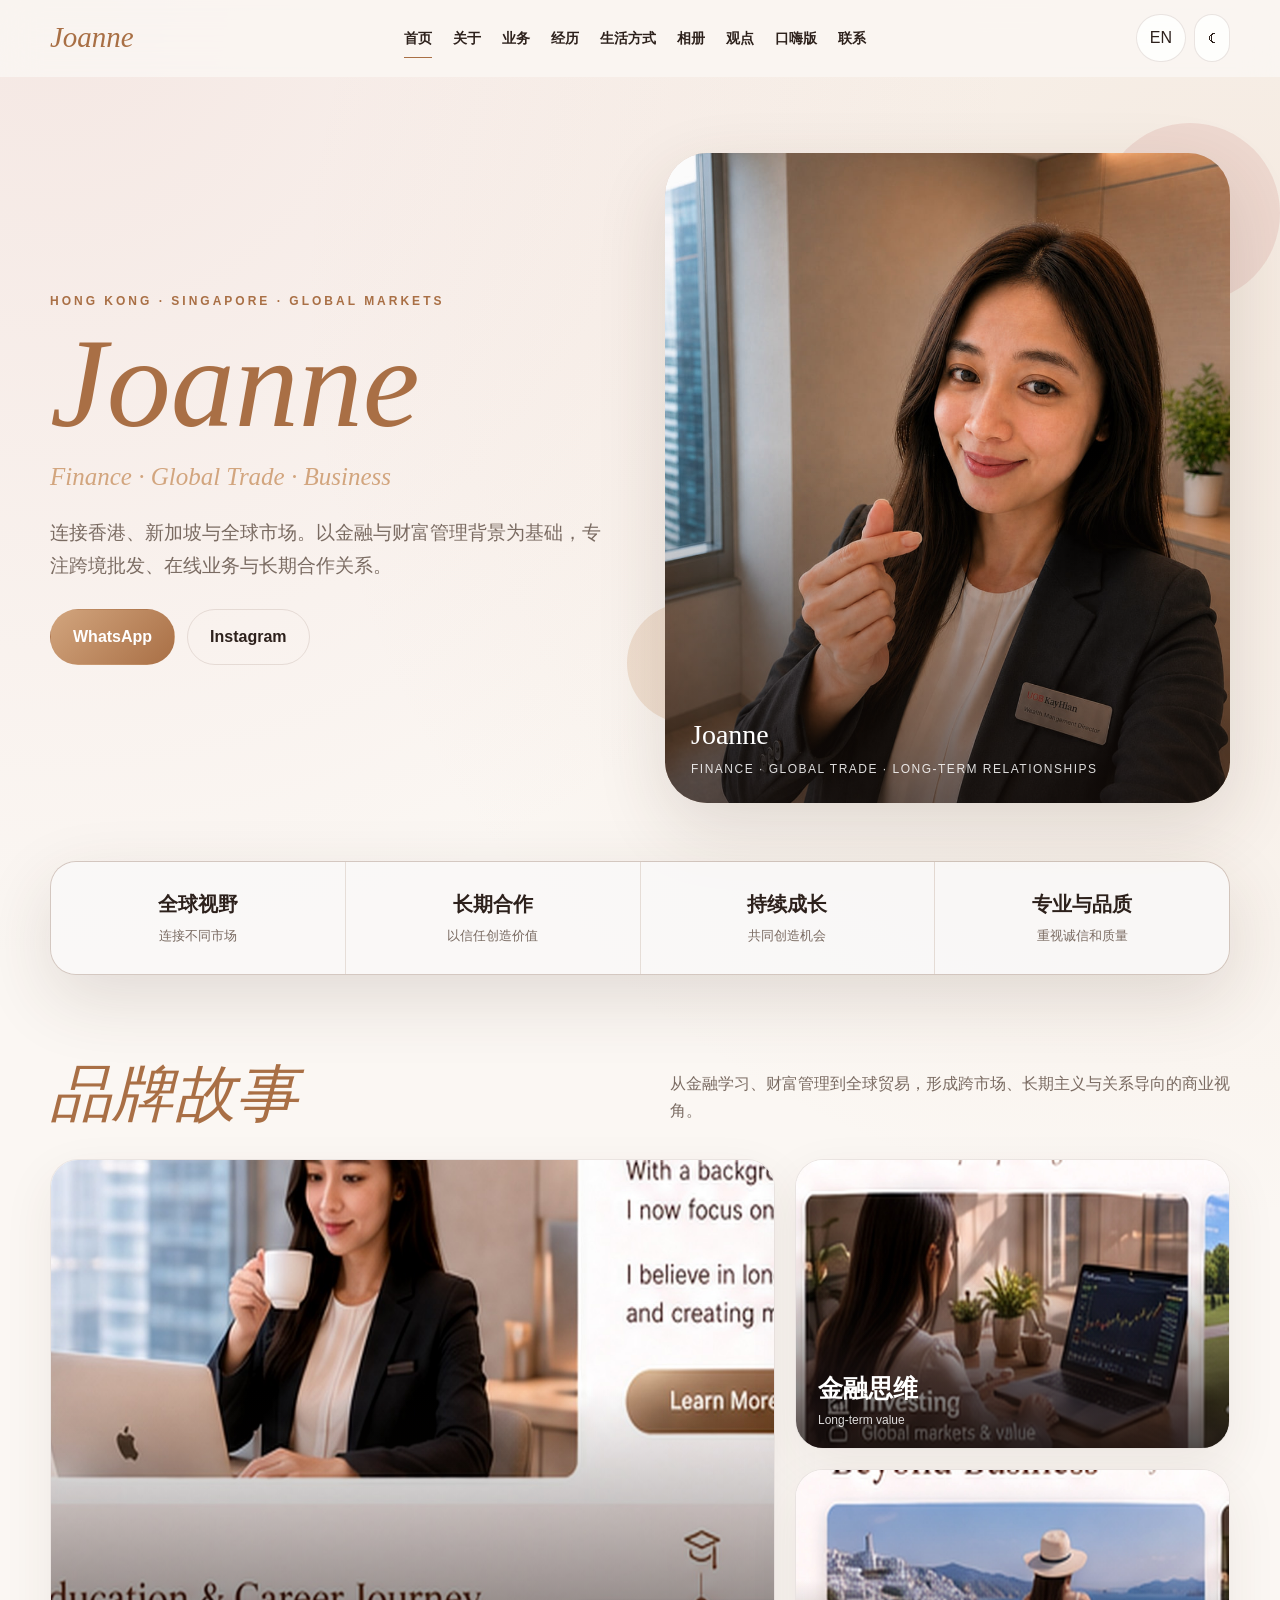
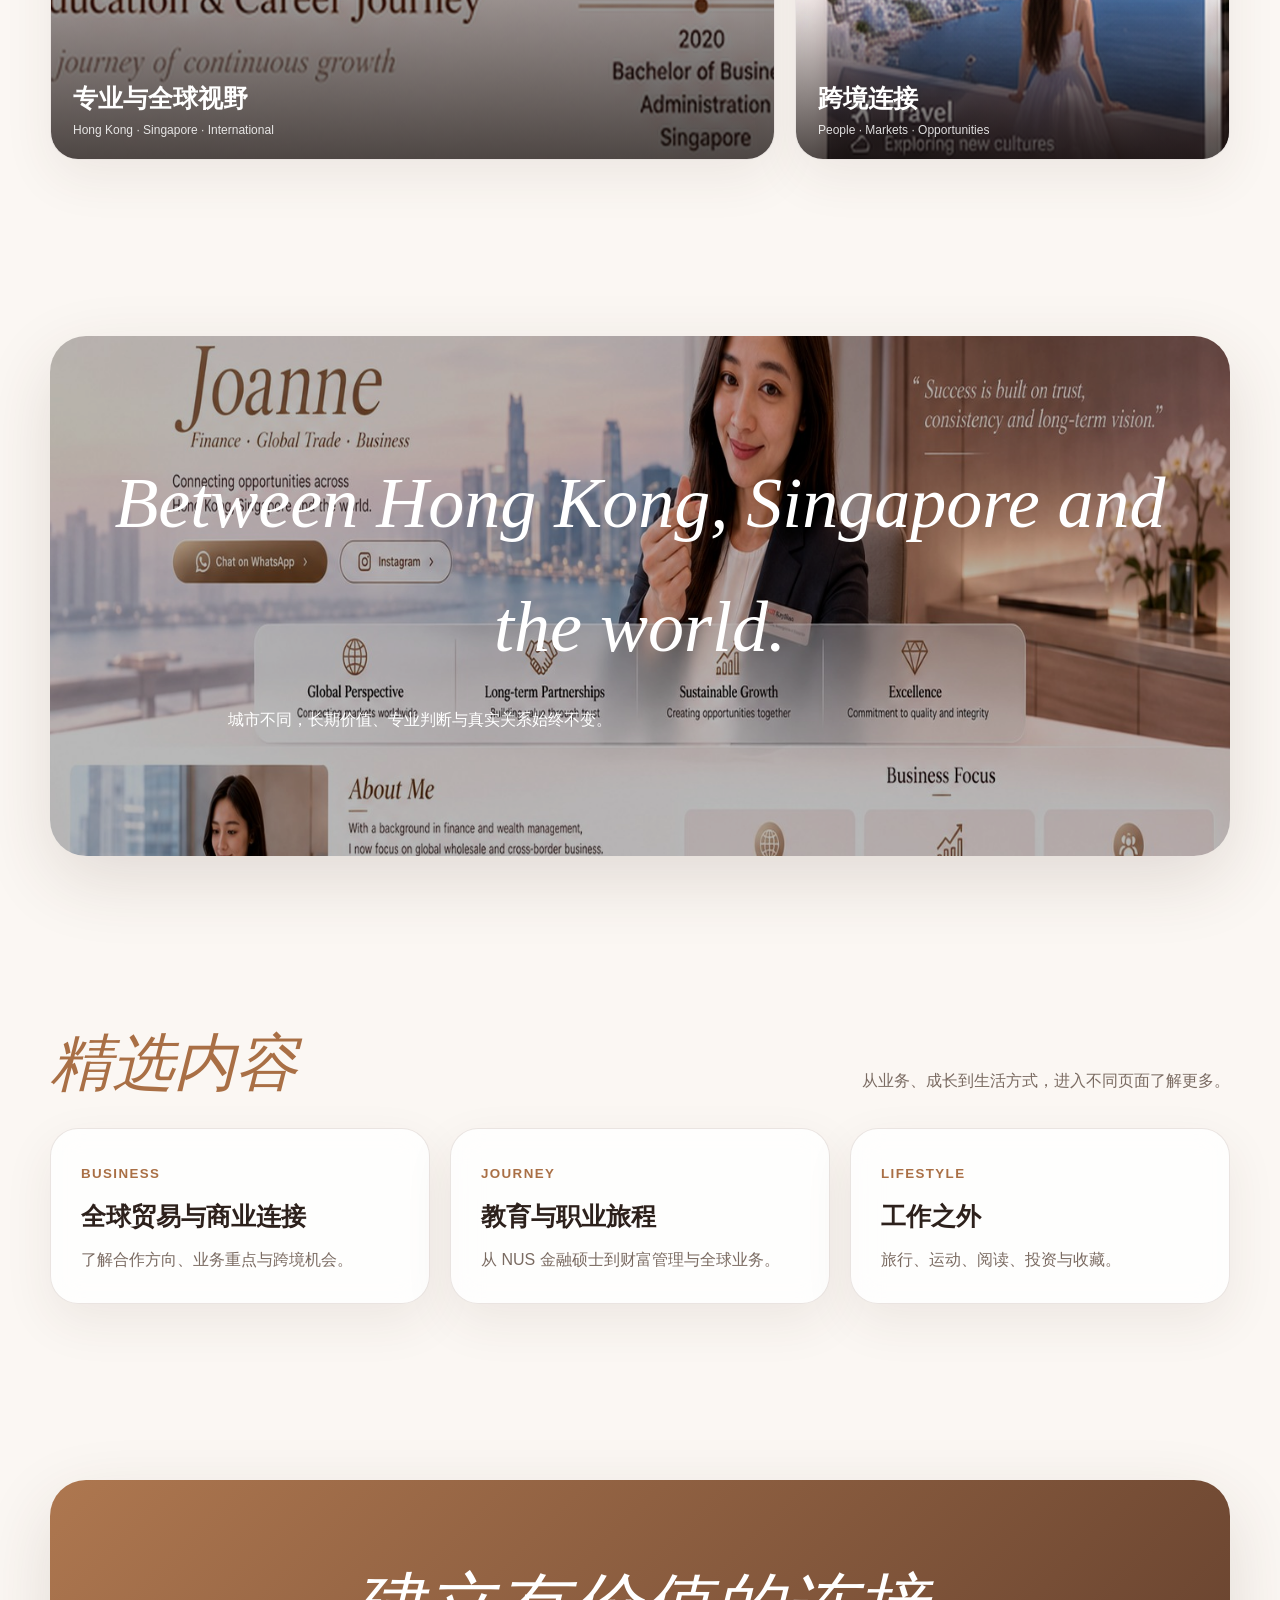
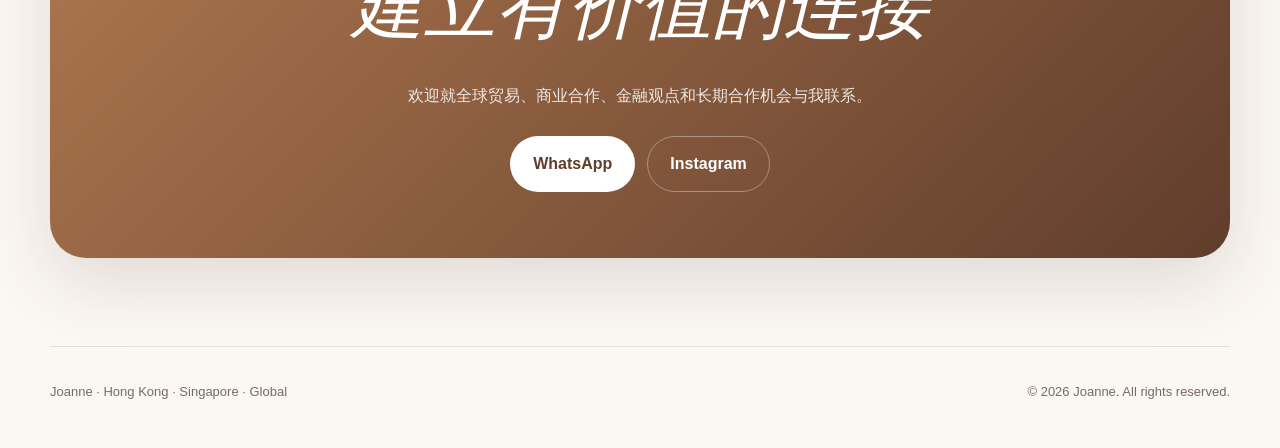
<file: joanne-v5-kouhai/index.html>
<!doctype html><html lang="zh-CN" data-theme="light"><head><meta charset="utf-8"><meta name="viewport" content="width=device-width,initial-scale=1">
<meta name="description" content="Joanne personal brand website"><title>Joanne | Home</title>
<link rel="stylesheet" href="assets/css/style.css"></head><body>
<div class="loader"><div class="mark">Joanne</div></div>
<header class="site-header"><div class="shell header-inner">
<a class="logo" href="">Joanne</a><nav class="nav"><a class="active" href=""><span class="zh">首页</span><span class="en">Home</span></a><a class="" href="about/"><span class="zh">关于</span><span class="en">About</span></a><a class="" href="business/"><span class="zh">业务</span><span class="en">Business</span></a><a class="" href="journey/"><span class="zh">经历</span><span class="en">Journey</span></a><a class="" href="lifestyle/"><span class="zh">生活方式</span><span class="en">Lifestyle</span></a><a class="" href="gallery/"><span class="zh">相册</span><span class="en">Gallery</span></a><a class="" href="journal/"><span class="zh">观点</span><span class="en">Journal</span></a><a href="kouhai/"><span class="zh">口嗨版</span><span class="en">Talk vs Action</span></a><a class="" href="contact/"><span class="zh">联系</span><span class="en">Contact</span></a></nav>
<div class="tools"><button class="tool" data-lang-toggle>EN</button><button class="tool" data-theme-toggle>☾</button></div>
</div></header>
<main><div class="shell">
<section class="hero reveal">
<div><div class="eyebrow">Hong Kong · Singapore · Global Markets</div><h1>Joanne</h1><div class="kicker">Finance · Global Trade · Business</div>
<p class="lead zh">连接香港、新加坡与全球市场。以金融与财富管理背景为基础，专注跨境批发、在线业务与长期合作关系。</p>
<p class="lead en">Connecting Hong Kong, Singapore and global markets. Building on a background in finance and wealth management, with a focus on cross-border wholesale, online business and long-term partnerships.</p>
<div class="actions"><a class="btn primary" href="https://wa.me/6586436037?text=Hello%20Joanne%2C%20I%20found%20your%20personal%20website%20and%20would%20like%20to%20connect%20with%20you." target="_blank">WhatsApp</a><a class="btn" href="https://www.instagram.com/xovilkikum/" target="_blank">Instagram</a></div></div>
<div class="hero-media"><div class="orb a"></div><div class="orb b"></div><div class="hero-photo"><img src="assets/images/profile-original.jpg"><div class="caption"><b>Joanne</b><span>Finance · Global Trade · Long-term Relationships</span></div></div></div>
</section>
<div class="stats reveal"><div class="stat"><b class="zh">全球视野</b><b class="en">Global Perspective</b><span class="zh">连接不同市场</span><span class="en">Connecting markets</span></div><div class="stat"><b class="zh">长期合作</b><b class="en">Long-term Partnerships</b><span class="zh">以信任创造价值</span><span class="en">Value built on trust</span></div><div class="stat"><b class="zh">持续成长</b><b class="en">Sustainable Growth</b><span class="zh">共同创造机会</span><span class="en">Creating opportunities</span></div><div class="stat"><b class="zh">专业与品质</b><b class="en">Excellence</b><span class="zh">重视诚信和质量</span><span class="en">Quality and integrity</span></div></div>

<section class="reveal"><div class="section-head"><h2 class="zh">品牌故事</h2><h2 class="en">Brand Story</h2><p class="zh">从金融学习、财富管理到全球贸易，形成跨市场、长期主义与关系导向的商业视角。</p><p class="en">From financial education and wealth management to global trade, shaping a cross-market, long-term and relationship-driven business perspective.</p></div>
<div class="editorial"><div class="panel editorial-main"><img src="assets/images/business-1.jpg"><div class="tile-label"><b class="zh">专业与全球视野</b><b class="en">Professional & Global</b><span>Hong Kong · Singapore · International</span></div></div><div class="editorial-side"><div class="panel tile"><img src="assets/images/investing-1.jpg"><div class="tile-label"><b class="zh">金融思维</b><b class="en">Financial Thinking</b><span>Long-term value</span></div></div><div class="panel tile"><img src="assets/images/travel-1.jpg"><div class="tile-label"><b class="zh">跨境连接</b><b class="en">Cross-border Connections</b><span>People · Markets · Opportunities</span></div></div></div></div></section>

<section class="reveal"><div class="full-bleed"><img src="assets/images/hero-city.jpg"><div class="full-copy"><div><h2>Between Hong Kong, Singapore and the world.</h2><p class="zh">城市不同，长期价值、专业判断与真实关系始终不变。</p><p class="en">Across different cities, long-term value, professional judgment and meaningful relationships remain constant.</p></div></div></div></section>

<section class="reveal"><div class="section-head"><h2 class="zh">精选内容</h2><h2 class="en">Selected Stories</h2><p class="zh">从业务、成长到生活方式，进入不同页面了解更多。</p><p class="en">Explore business, growth and lifestyle across the website.</p></div>
<div class="grid3"><a class="panel card" href="business/"><small>Business</small><h3 class="zh">全球贸易与商业连接</h3><h3 class="en">Global Trade & Business Connections</h3><p class="zh">了解合作方向、业务重点与跨境机会。</p><p class="en">Explore collaboration, business focus and cross-border opportunities.</p></a>
<a class="panel card" href="journey/"><small>Journey</small><h3 class="zh">教育与职业旅程</h3><h3 class="en">Education & Career Journey</h3><p class="zh">从 NUS 金融硕士到财富管理与全球业务。</p><p class="en">From a Master of Finance at NUS to wealth management and global business.</p></a>
<a class="panel card" href="lifestyle/"><small>Lifestyle</small><h3 class="zh">工作之外</h3><h3 class="en">Beyond Business</h3><p class="zh">旅行、运动、阅读、投资与收藏。</p><p class="en">Travel, sports, reading, investing and collecting.</p></a></div></section>

<section class="reveal"><div class="contact"><h2 class="zh">建立有价值的连接</h2><h2 class="en">Let’s Connect</h2><p class="zh">欢迎就全球贸易、商业合作、金融观点和长期合作机会与我联系。</p><p class="en">Open to conversations about global trade, collaboration, financial perspectives and long-term partnerships.</p><div class="actions" style="justify-content:center"><a class="btn primary" href="https://wa.me/6586436037?text=Hello%20Joanne%2C%20I%20found%20your%20personal%20website%20and%20would%20like%20to%20connect%20with%20you." target="_blank">WhatsApp</a><a class="btn" href="https://www.instagram.com/xovilkikum/" target="_blank">Instagram</a></div></div></section>
</div></main>
<footer class="shell"><div>Joanne · Hong Kong · Singapore · Global</div><div>© 2026 Joanne. All rights reserved.</div></footer>
<div class="modal"><button>×</button><img alt="Preview"></div>
<script src="assets/js/site.js"></script></body></html>
</file>
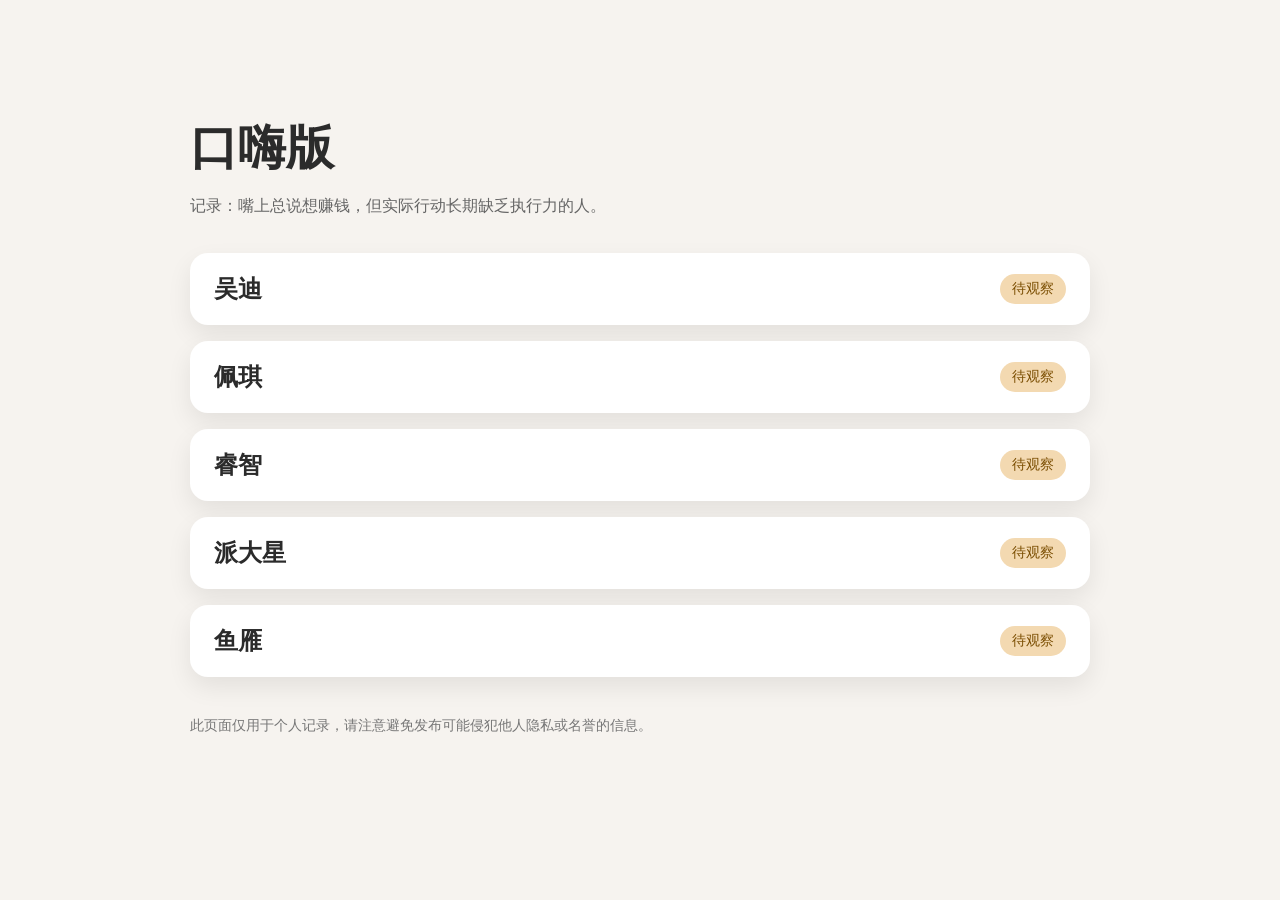
<file: kouhai/index.html>
<!doctype html>
<html lang="zh-CN">
<head>
<meta charset="utf-8">
<meta name="viewport" content="width=device-width,initial-scale=1">
<title>口嗨版</title>
<style>
body{margin:0;font-family:-apple-system,BlinkMacSystemFont,"PingFang SC","Microsoft YaHei",sans-serif;
background:#f6f3ef;color:#2b2b2b}
.wrap{max-width:900px;margin:60px auto;padding:24px}
h1{font-size:48px;margin-bottom:8px}
.sub{color:#666;margin-bottom:36px}
.card{background:#fff;border-radius:18px;padding:20px 24px;margin:16px 0;
box-shadow:0 10px 24px rgba(0,0,0,.08);display:flex;justify-content:space-between;align-items:center}
.name{font-size:24px;font-weight:700}
.tag{background:#f3d9b1;color:#7a4d00;padding:6px 12px;border-radius:999px;font-size:14px}
.note{margin-top:40px;color:#777;font-size:14px}
</style>
</head>
<body>
<div class="wrap">
<h1>口嗨版</h1>
<p class="sub">记录：嘴上总说想赚钱，但实际行动长期缺乏执行力的人。</p>

<div class="card"><div class="name">吴迪</div><div class="tag">待观察</div></div>
<div class="card"><div class="name">佩琪</div><div class="tag">待观察</div></div>
<div class="card"><div class="name">睿智</div><div class="tag">待观察</div></div>
<div class="card"><div class="name">派大星</div><div class="tag">待观察</div></div>
<div class="card"><div class="name">鱼雁</div><div class="tag">待观察</div></div>

<p class="note">此页面仅用于个人记录，请注意避免发布可能侵犯他人隐私或名誉的信息。</p>
</div>
</body>
</html>
</file>
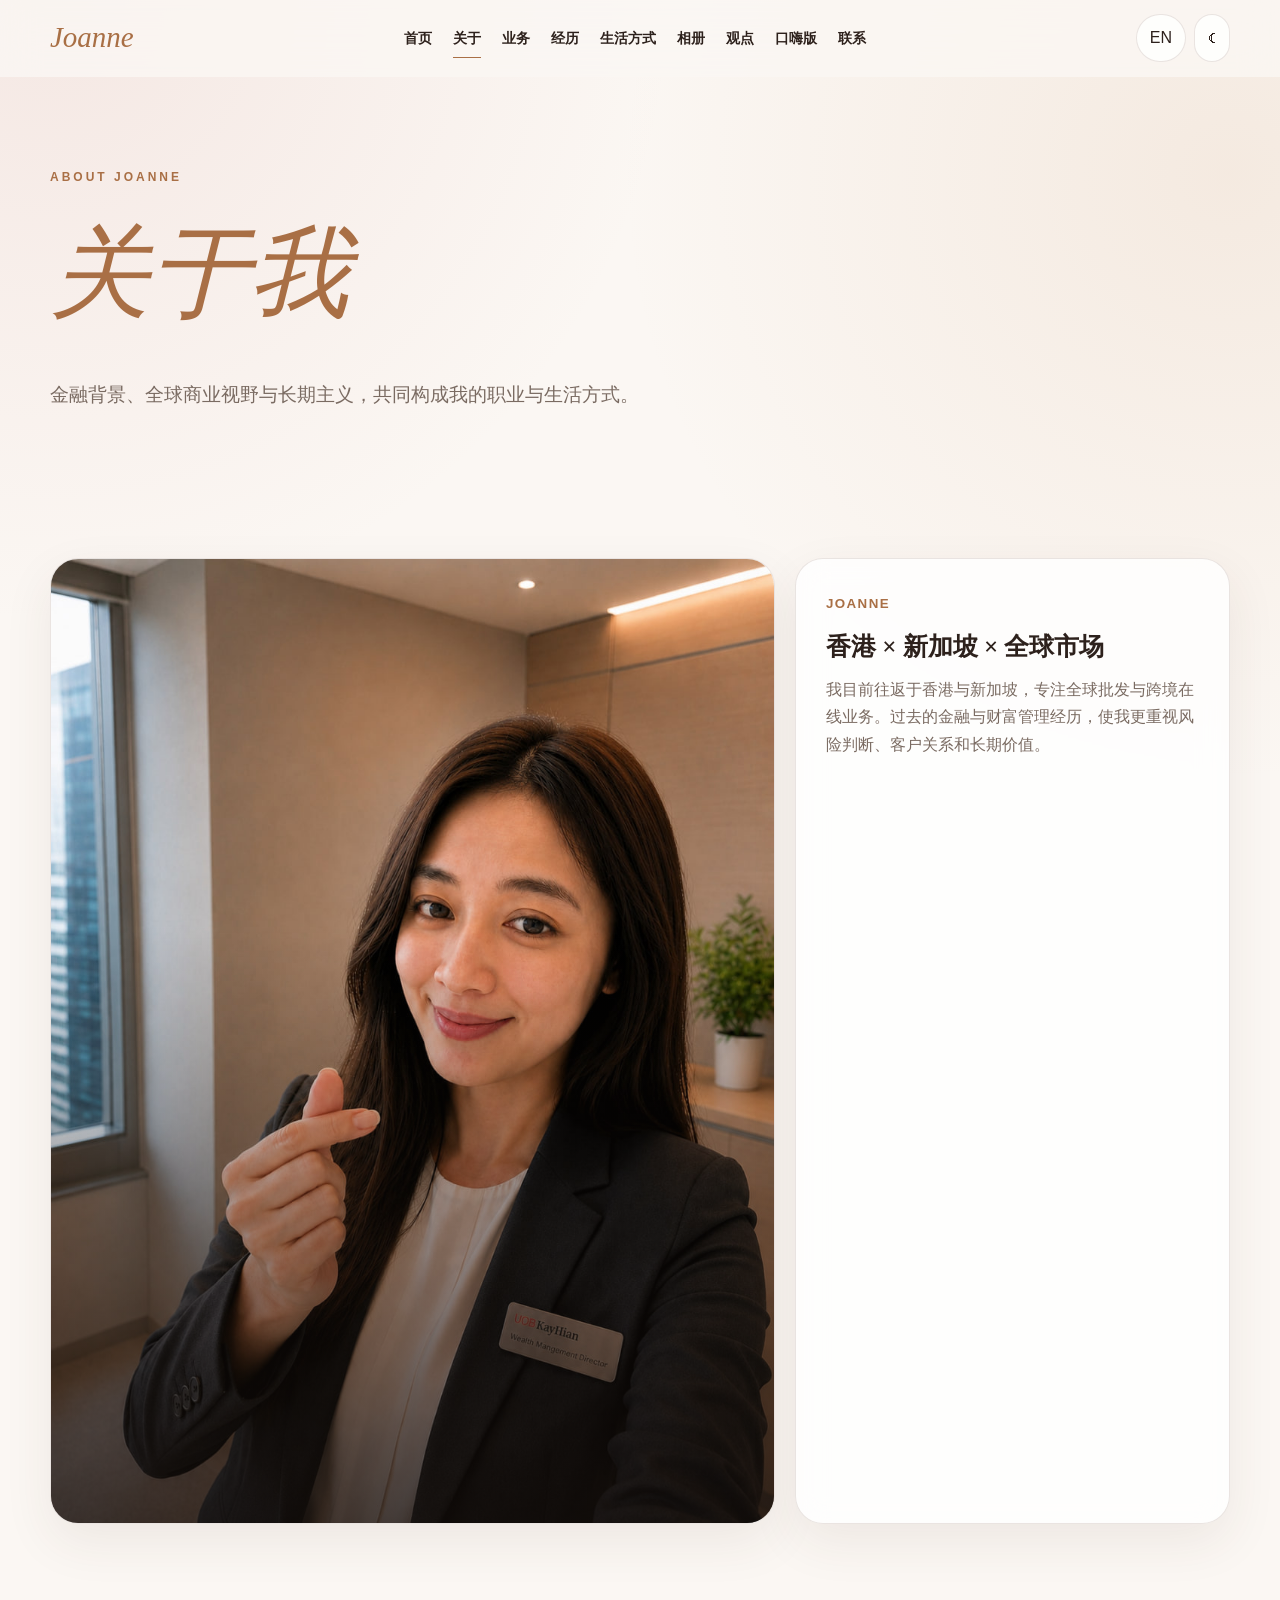
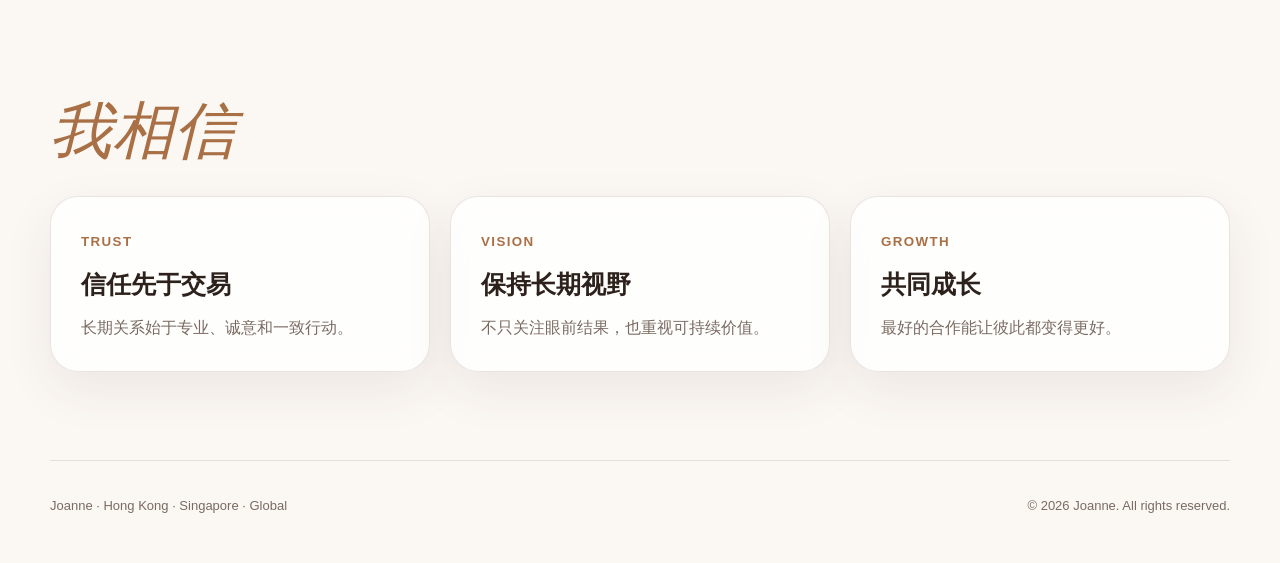
<file: joanne-v5-kouhai/about/index.html>
<!doctype html><html lang="zh-CN" data-theme="light"><head><meta charset="utf-8"><meta name="viewport" content="width=device-width,initial-scale=1">
<meta name="description" content="Joanne personal brand website"><title>Joanne | About</title>
<link rel="stylesheet" href="../assets/css/style.css"></head><body>
<div class="loader"><div class="mark">Joanne</div></div>
<header class="site-header"><div class="shell header-inner">
<a class="logo" href="../">Joanne</a><nav class="nav"><a class="" href="../"><span class="zh">首页</span><span class="en">Home</span></a><a class="active" href="../about/"><span class="zh">关于</span><span class="en">About</span></a><a class="" href="../business/"><span class="zh">业务</span><span class="en">Business</span></a><a class="" href="../journey/"><span class="zh">经历</span><span class="en">Journey</span></a><a class="" href="../lifestyle/"><span class="zh">生活方式</span><span class="en">Lifestyle</span></a><a class="" href="../gallery/"><span class="zh">相册</span><span class="en">Gallery</span></a><a class="" href="../journal/"><span class="zh">观点</span><span class="en">Journal</span></a><a href="../kouhai/"><span class="zh">口嗨版</span><span class="en">Talk vs Action</span></a><a class="" href="../contact/"><span class="zh">联系</span><span class="en">Contact</span></a></nav>
<div class="tools"><button class="tool" data-lang-toggle>EN</button><button class="tool" data-theme-toggle>☾</button></div>
</div></header>
<main><div class="shell">
<section class="page-hero reveal"><div class="eyebrow">About Joanne</div><h1 class="zh">关于我</h1><h1 class="en">About Me</h1><p class="zh">金融背景、全球商业视野与长期主义，共同构成我的职业与生活方式。</p><p class="en">A finance background, global business perspective and long-term thinking shape both my work and lifestyle.</p></section>
<section class="reveal"><div class="editorial"><div class="panel editorial-main"><img src="../assets/images/profile-original.jpg"></div><div class="panel card"><small>Joanne</small><h3 class="zh">香港 × 新加坡 × 全球市场</h3><h3 class="en">Hong Kong × Singapore × Global Markets</h3><p class="zh">我目前往返于香港与新加坡，专注全球批发与跨境在线业务。过去的金融与财富管理经历，使我更重视风险判断、客户关系和长期价值。</p><p class="en">I am currently based between Hong Kong and Singapore, focusing on global wholesale and cross-border online business. My experience in finance and wealth management shaped the way I approach risk, relationships and long-term value.</p></div></div></section>
<section class="reveal"><div class="section-head"><h2 class="zh">我相信</h2><h2 class="en">What I Believe</h2></div><div class="grid3"><div class="panel card"><small>Trust</small><h3 class="zh">信任先于交易</h3><h3 class="en">Trust Before Transactions</h3><p class="zh">长期关系始于专业、诚意和一致行动。</p><p class="en">Long-term relationships begin with professionalism, sincerity and consistency.</p></div><div class="panel card"><small>Vision</small><h3 class="zh">保持长期视野</h3><h3 class="en">Think Long Term</h3><p class="zh">不只关注眼前结果，也重视可持续价值。</p><p class="en">Looking beyond immediate results toward sustainable value.</p></div><div class="panel card"><small>Growth</small><h3 class="zh">共同成长</h3><h3 class="en">Grow Together</h3><p class="zh">最好的合作能让彼此都变得更好。</p><p class="en">The best partnerships help both sides become stronger.</p></div></div></section>
</div></main>
<footer class="shell"><div>Joanne · Hong Kong · Singapore · Global</div><div>© 2026 Joanne. All rights reserved.</div></footer>
<div class="modal"><button>×</button><img alt="Preview"></div>
<script src="../assets/js/site.js"></script></body></html>
</file>
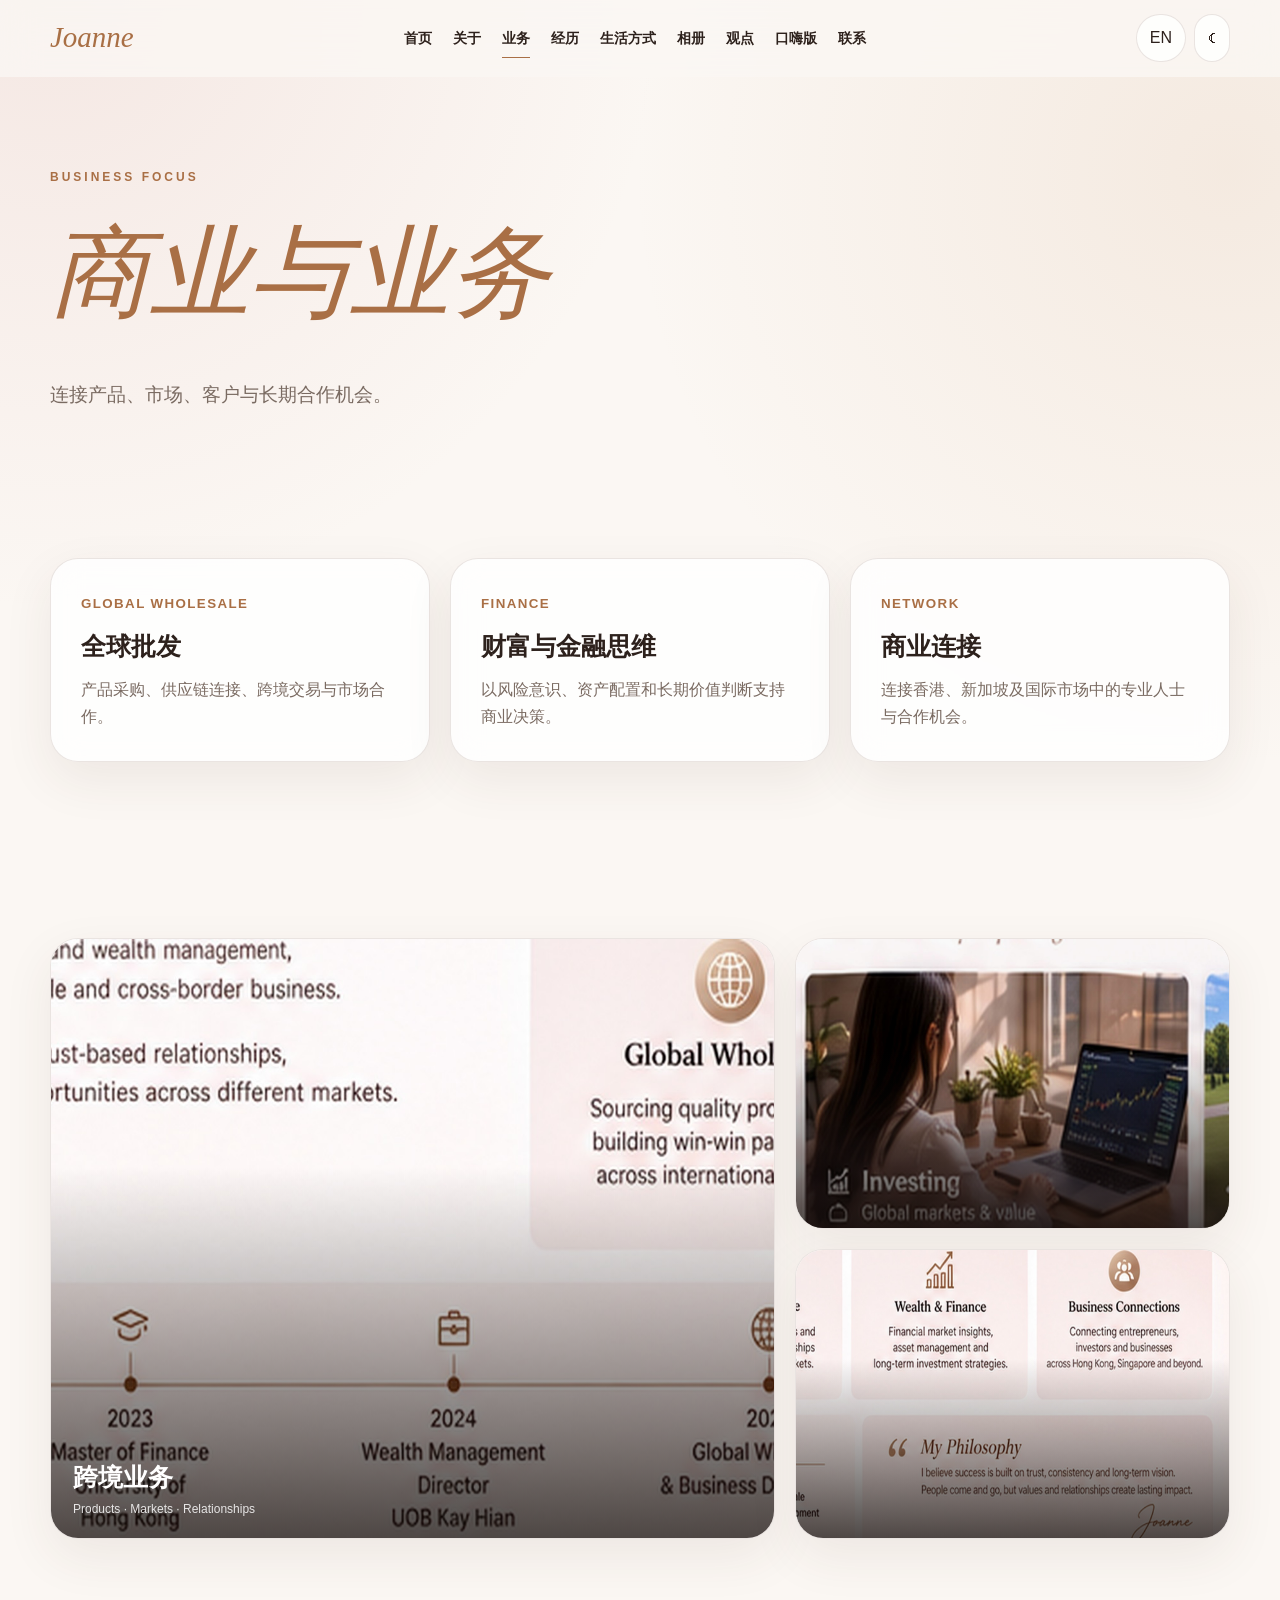
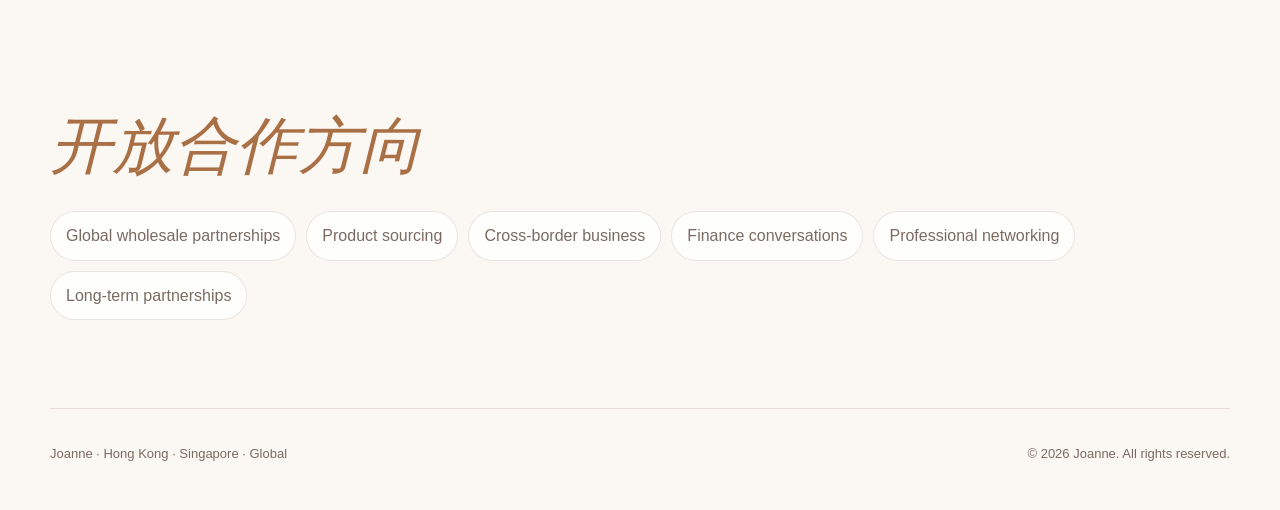
<file: joanne-v5-kouhai/business/index.html>
<!doctype html><html lang="zh-CN" data-theme="light"><head><meta charset="utf-8"><meta name="viewport" content="width=device-width,initial-scale=1">
<meta name="description" content="Joanne personal brand website"><title>Joanne | Business</title>
<link rel="stylesheet" href="../assets/css/style.css"></head><body>
<div class="loader"><div class="mark">Joanne</div></div>
<header class="site-header"><div class="shell header-inner">
<a class="logo" href="../">Joanne</a><nav class="nav"><a class="" href="../"><span class="zh">首页</span><span class="en">Home</span></a><a class="" href="../about/"><span class="zh">关于</span><span class="en">About</span></a><a class="active" href="../business/"><span class="zh">业务</span><span class="en">Business</span></a><a class="" href="../journey/"><span class="zh">经历</span><span class="en">Journey</span></a><a class="" href="../lifestyle/"><span class="zh">生活方式</span><span class="en">Lifestyle</span></a><a class="" href="../gallery/"><span class="zh">相册</span><span class="en">Gallery</span></a><a class="" href="../journal/"><span class="zh">观点</span><span class="en">Journal</span></a><a href="../kouhai/"><span class="zh">口嗨版</span><span class="en">Talk vs Action</span></a><a class="" href="../contact/"><span class="zh">联系</span><span class="en">Contact</span></a></nav>
<div class="tools"><button class="tool" data-lang-toggle>EN</button><button class="tool" data-theme-toggle>☾</button></div>
</div></header>
<main><div class="shell"><section class="page-hero reveal"><div class="eyebrow">Business Focus</div><h1 class="zh">商业与业务</h1><h1 class="en">Business</h1><p class="zh">连接产品、市场、客户与长期合作机会。</p><p class="en">Connecting products, markets, clients and long-term partnership opportunities.</p></section>
<section class="reveal"><div class="grid3"><div class="panel card"><small>Global Wholesale</small><h3 class="zh">全球批发</h3><h3 class="en">Global Wholesale</h3><p class="zh">产品采购、供应链连接、跨境交易与市场合作。</p><p class="en">Product sourcing, supply-chain connections, cross-border trade and market collaboration.</p></div><div class="panel card"><small>Finance</small><h3 class="zh">财富与金融思维</h3><h3 class="en">Wealth & Financial Thinking</h3><p class="zh">以风险意识、资产配置和长期价值判断支持商业决策。</p><p class="en">Supporting business decisions with risk awareness, allocation and long-term value thinking.</p></div><div class="panel card"><small>Network</small><h3 class="zh">商业连接</h3><h3 class="en">Business Connections</h3><p class="zh">连接香港、新加坡及国际市场中的专业人士与合作机会。</p><p class="en">Connecting professionals and partnership opportunities across Hong Kong, Singapore and international markets.</p></div></div></section>
<section class="reveal"><div class="editorial"><div class="panel editorial-main"><img src="../assets/images/business-2.jpg"><div class="tile-label"><b class="zh">跨境业务</b><b class="en">Cross-border Business</b><span>Products · Markets · Relationships</span></div></div><div class="editorial-side"><div class="panel tile"><img src="../assets/images/investing-1-detail.jpg"></div><div class="panel tile"><img src="../assets/images/business-3.jpg"></div></div></div></section>
<section class="reveal"><div class="section-head"><h2 class="zh">开放合作方向</h2><h2 class="en">Open to Collaboration</h2></div><div class="tags"><span class="tag">Global wholesale partnerships</span><span class="tag">Product sourcing</span><span class="tag">Cross-border business</span><span class="tag">Finance conversations</span><span class="tag">Professional networking</span><span class="tag">Long-term partnerships</span></div></section></div></main>
<footer class="shell"><div>Joanne · Hong Kong · Singapore · Global</div><div>© 2026 Joanne. All rights reserved.</div></footer>
<div class="modal"><button>×</button><img alt="Preview"></div>
<script src="../assets/js/site.js"></script></body></html>
</file>
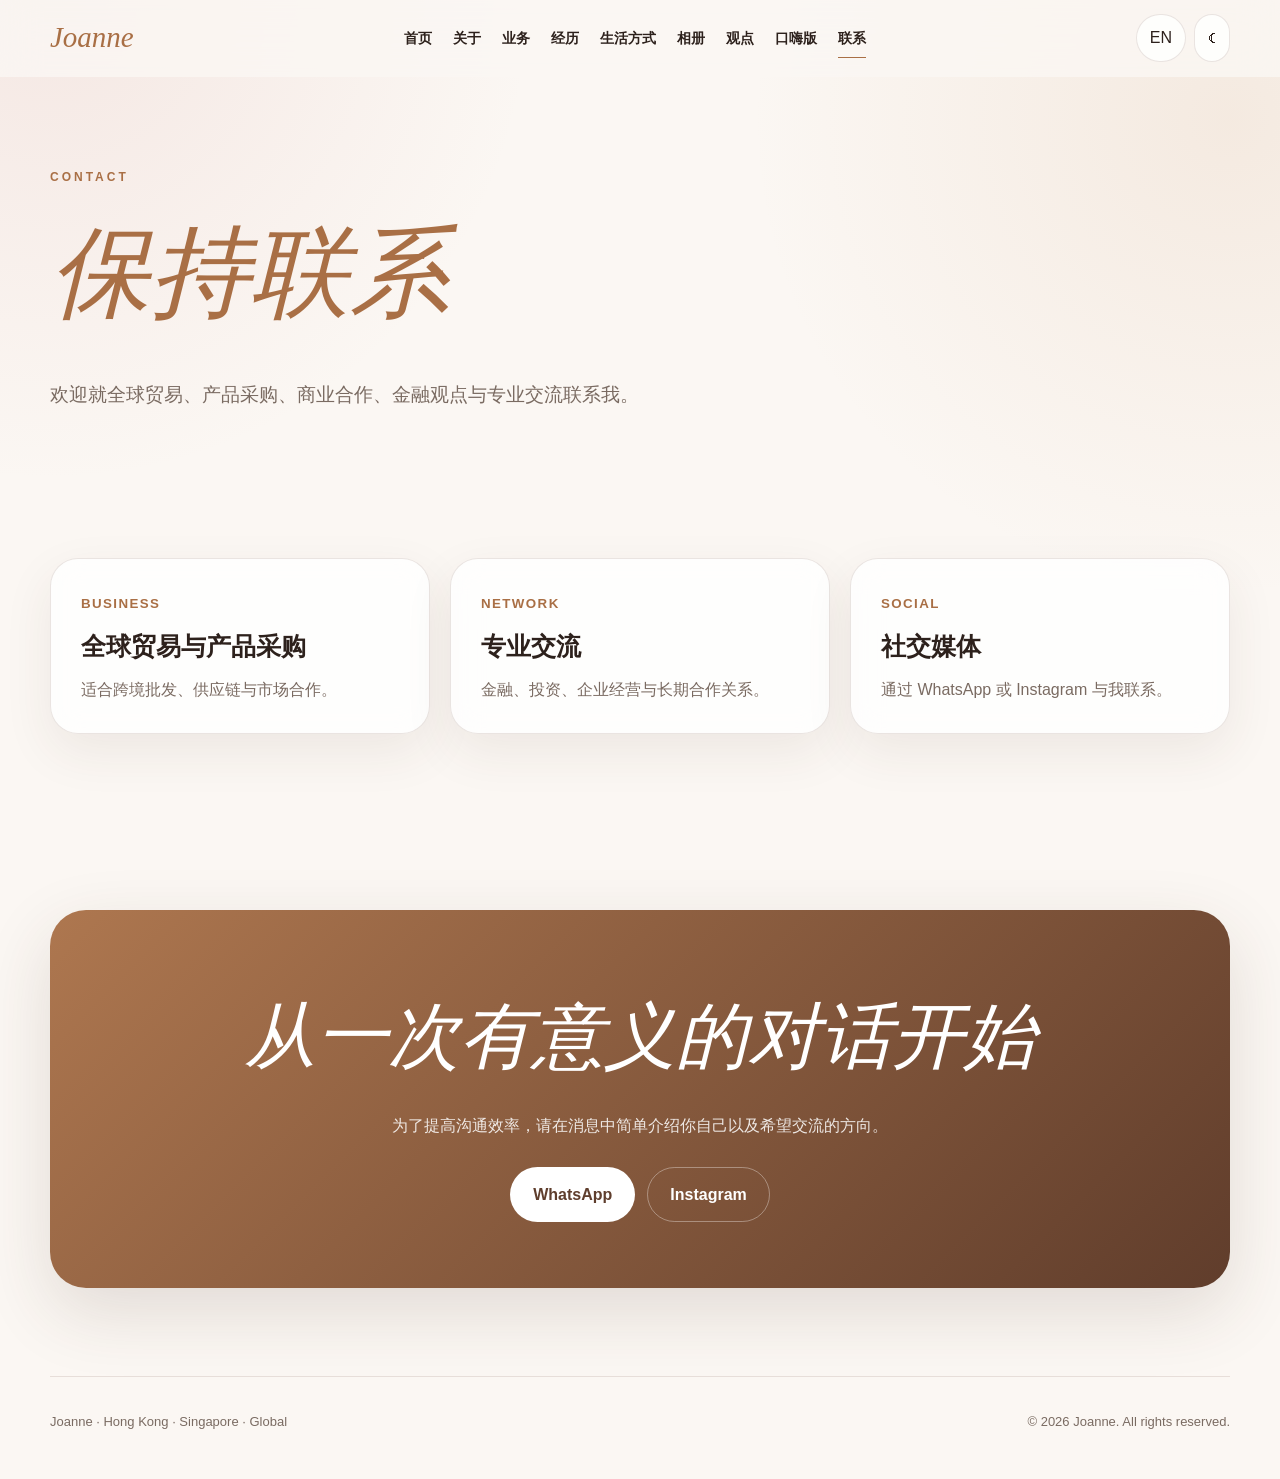
<file: joanne-v5-kouhai/contact/index.html>
<!doctype html><html lang="zh-CN" data-theme="light"><head><meta charset="utf-8"><meta name="viewport" content="width=device-width,initial-scale=1">
<meta name="description" content="Joanne personal brand website"><title>Joanne | Contact</title>
<link rel="stylesheet" href="../assets/css/style.css"></head><body>
<div class="loader"><div class="mark">Joanne</div></div>
<header class="site-header"><div class="shell header-inner">
<a class="logo" href="../">Joanne</a><nav class="nav"><a class="" href="../"><span class="zh">首页</span><span class="en">Home</span></a><a class="" href="../about/"><span class="zh">关于</span><span class="en">About</span></a><a class="" href="../business/"><span class="zh">业务</span><span class="en">Business</span></a><a class="" href="../journey/"><span class="zh">经历</span><span class="en">Journey</span></a><a class="" href="../lifestyle/"><span class="zh">生活方式</span><span class="en">Lifestyle</span></a><a class="" href="../gallery/"><span class="zh">相册</span><span class="en">Gallery</span></a><a class="" href="../journal/"><span class="zh">观点</span><span class="en">Journal</span></a><a href="../kouhai/"><span class="zh">口嗨版</span><span class="en">Talk vs Action</span></a><a class="active" href="../contact/"><span class="zh">联系</span><span class="en">Contact</span></a></nav>
<div class="tools"><button class="tool" data-lang-toggle>EN</button><button class="tool" data-theme-toggle>☾</button></div>
</div></header>
<main><div class="shell"><section class="page-hero reveal"><div class="eyebrow">Contact</div><h1 class="zh">保持联系</h1><h1 class="en">Let’s Connect</h1><p class="zh">欢迎就全球贸易、产品采购、商业合作、金融观点与专业交流联系我。</p><p class="en">Open to conversations about global trade, product sourcing, business collaboration, finance and professional networking.</p></section>
<section class="reveal"><div class="grid3"><div class="panel card"><small>Business</small><h3 class="zh">全球贸易与产品采购</h3><h3 class="en">Global Trade & Product Sourcing</h3><p class="zh">适合跨境批发、供应链与市场合作。</p><p class="en">For cross-border wholesale, supply chains and market collaboration.</p></div><div class="panel card"><small>Network</small><h3 class="zh">专业交流</h3><h3 class="en">Professional Networking</h3><p class="zh">金融、投资、企业经营与长期合作关系。</p><p class="en">Finance, investing, entrepreneurship and long-term professional relationships.</p></div><div class="panel card"><small>Social</small><h3 class="zh">社交媒体</h3><h3 class="en">Social Media</h3><p class="zh">通过 WhatsApp 或 Instagram 与我联系。</p><p class="en">Connect through WhatsApp or Instagram.</p></div></div></section>
<section class="reveal"><div class="contact"><h2 class="zh">从一次有意义的对话开始</h2><h2 class="en">Start with a Meaningful Conversation</h2><p class="zh">为了提高沟通效率，请在消息中简单介绍你自己以及希望交流的方向。</p><p class="en">For a more meaningful conversation, please briefly introduce yourself and the topic you would like to discuss.</p><div class="actions" style="justify-content:center"><a class="btn primary" href="https://wa.me/6586436037?text=Hello%20Joanne%2C%20I%20found%20your%20personal%20website%20and%20would%20like%20to%20connect%20with%20you." target="_blank">WhatsApp</a><a class="btn" href="https://www.instagram.com/xovilkikum/" target="_blank">Instagram</a></div></div></section></div></main>
<footer class="shell"><div>Joanne · Hong Kong · Singapore · Global</div><div>© 2026 Joanne. All rights reserved.</div></footer>
<div class="modal"><button>×</button><img alt="Preview"></div>
<script src="../assets/js/site.js"></script></body></html>
</file>
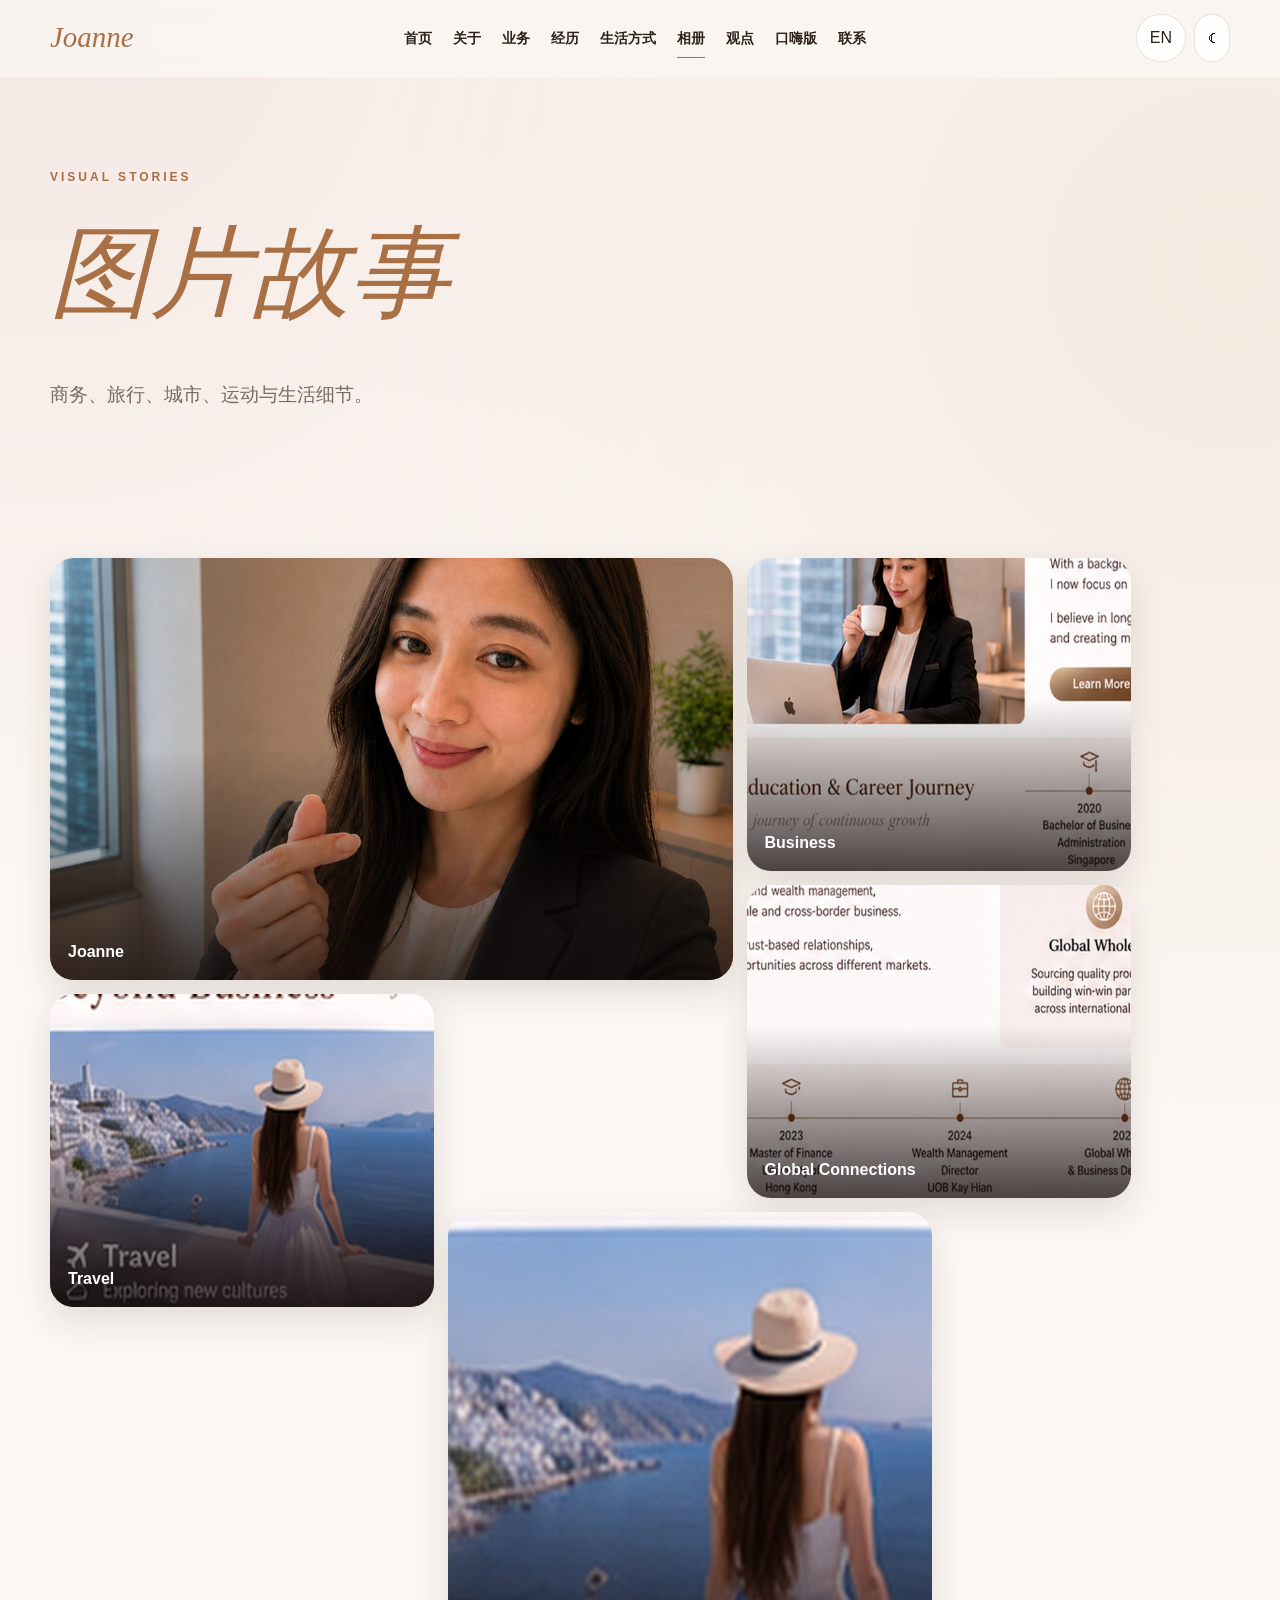
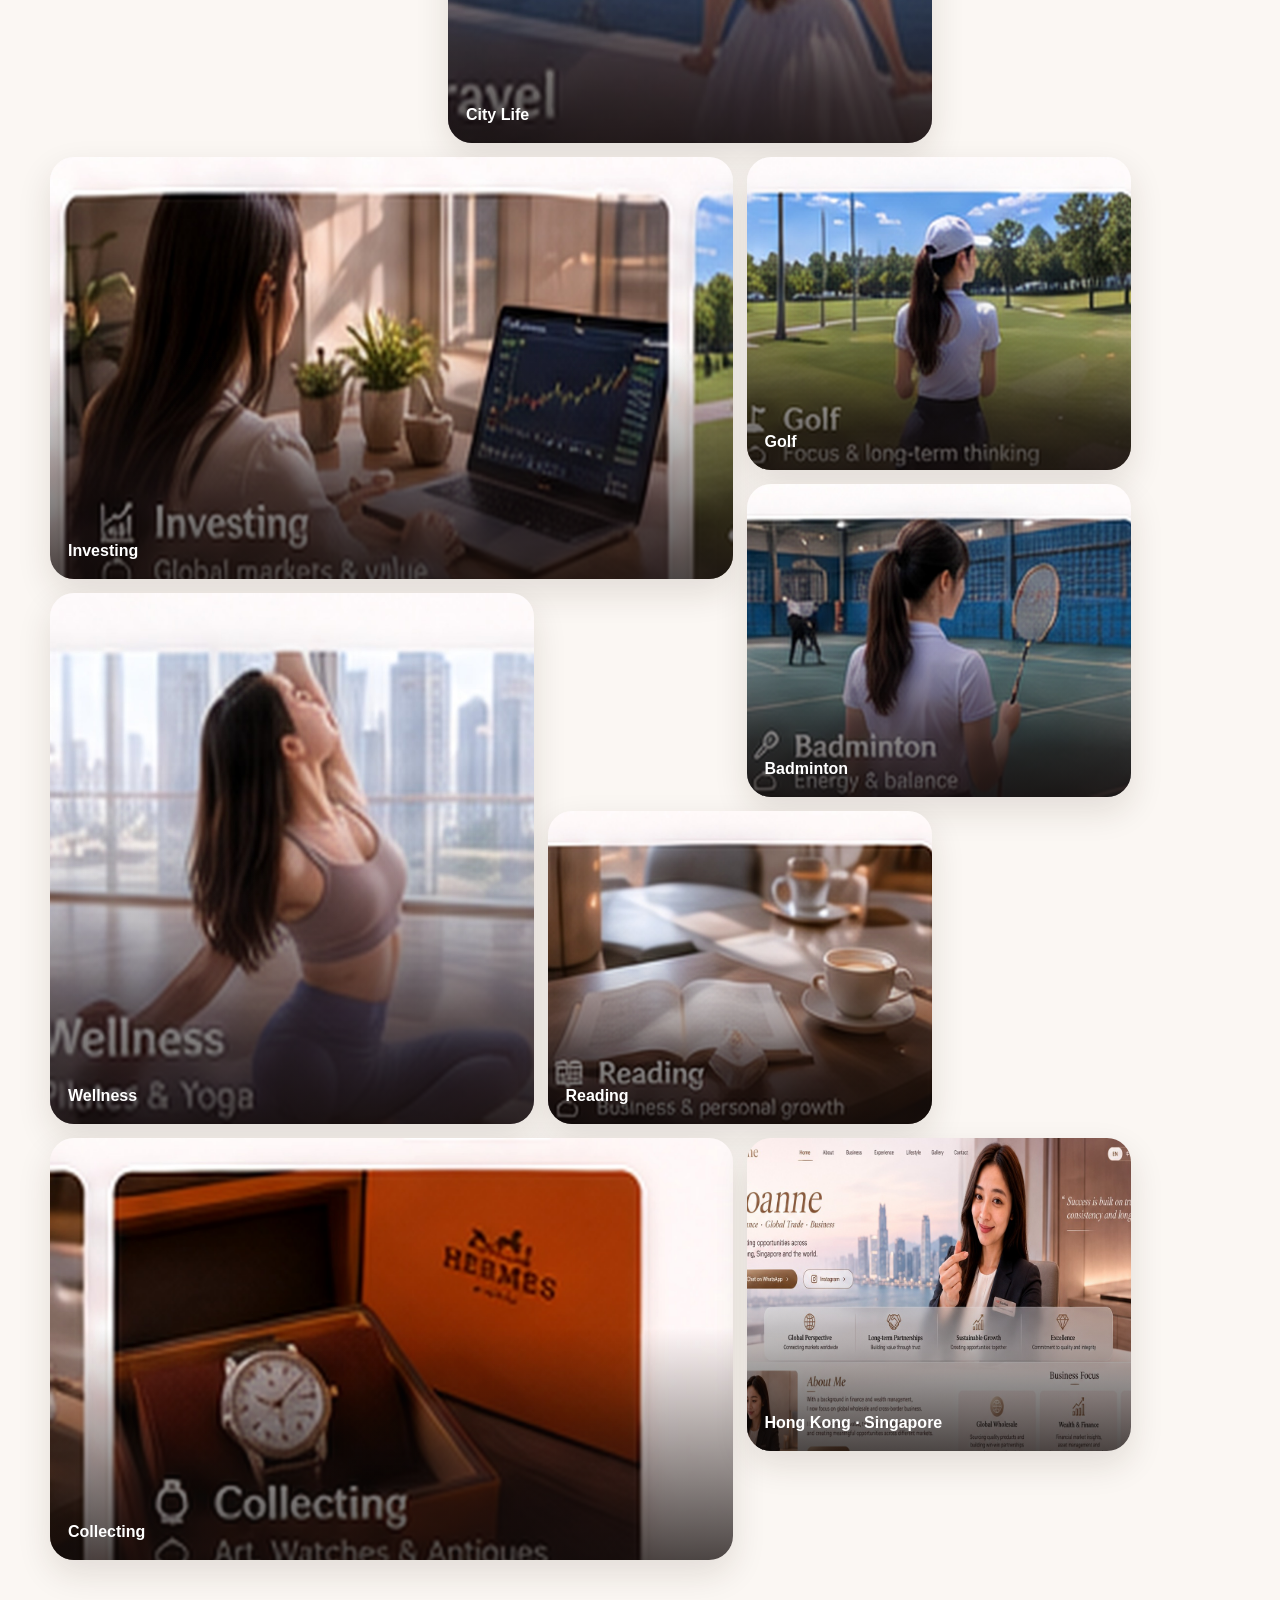
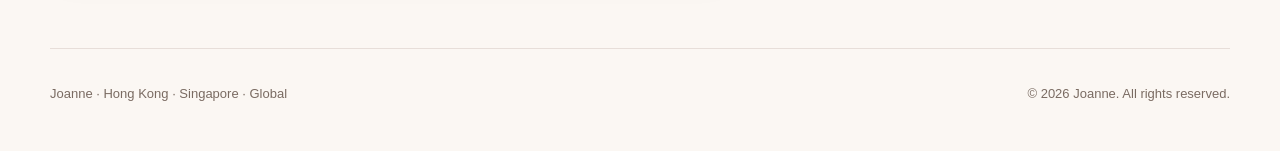
<file: joanne-v5-kouhai/gallery/index.html>
<!doctype html><html lang="zh-CN" data-theme="light"><head><meta charset="utf-8"><meta name="viewport" content="width=device-width,initial-scale=1">
<meta name="description" content="Joanne personal brand website"><title>Joanne | Gallery</title>
<link rel="stylesheet" href="../assets/css/style.css"></head><body>
<div class="loader"><div class="mark">Joanne</div></div>
<header class="site-header"><div class="shell header-inner">
<a class="logo" href="../">Joanne</a><nav class="nav"><a class="" href="../"><span class="zh">首页</span><span class="en">Home</span></a><a class="" href="../about/"><span class="zh">关于</span><span class="en">About</span></a><a class="" href="../business/"><span class="zh">业务</span><span class="en">Business</span></a><a class="" href="../journey/"><span class="zh">经历</span><span class="en">Journey</span></a><a class="" href="../lifestyle/"><span class="zh">生活方式</span><span class="en">Lifestyle</span></a><a class="active" href="../gallery/"><span class="zh">相册</span><span class="en">Gallery</span></a><a class="" href="../journal/"><span class="zh">观点</span><span class="en">Journal</span></a><a href="../kouhai/"><span class="zh">口嗨版</span><span class="en">Talk vs Action</span></a><a class="" href="../contact/"><span class="zh">联系</span><span class="en">Contact</span></a></nav>
<div class="tools"><button class="tool" data-lang-toggle>EN</button><button class="tool" data-theme-toggle>☾</button></div>
</div></header><main><div class="shell"><section class="page-hero reveal"><div class="eyebrow">Visual Stories</div><h1 class="zh">图片故事</h1><h1 class="en">Gallery</h1><p class="zh">商务、旅行、城市、运动与生活细节。</p><p class="en">Business, travel, cities, sports and everyday details.</p></section><section class="reveal"><div class="mosaic"><figure class="wide" data-lightbox="../assets/images/profile-original.jpg"><img src="../assets/images/profile-original.jpg"><figcaption>Joanne</figcaption></figure><figure class="small" data-lightbox="../assets/images/business-1.jpg"><img src="../assets/images/business-1.jpg"><figcaption>Business</figcaption></figure><figure class="small" data-lightbox="../assets/images/business-2.jpg"><img src="../assets/images/business-2.jpg"><figcaption>Global Connections</figcaption></figure><figure class="small" data-lightbox="../assets/images/travel-1.jpg"><img src="../assets/images/travel-1.jpg"><figcaption>Travel</figcaption></figure><figure class="tall" data-lightbox="../assets/images/travel-1-crop.jpg"><img src="../assets/images/travel-1-crop.jpg"><figcaption>City Life</figcaption></figure><figure class="wide" data-lightbox="../assets/images/investing-1.jpg"><img src="../assets/images/investing-1.jpg"><figcaption>Investing</figcaption></figure><figure class="small" data-lightbox="../assets/images/golf-1.jpg"><img src="../assets/images/golf-1.jpg"><figcaption>Golf</figcaption></figure><figure class="small" data-lightbox="../assets/images/badminton-1.jpg"><img src="../assets/images/badminton-1.jpg"><figcaption>Badminton</figcaption></figure><figure class="tall" data-lightbox="../assets/images/wellness-1.jpg"><img src="../assets/images/wellness-1.jpg"><figcaption>Wellness</figcaption></figure><figure class="small" data-lightbox="../assets/images/reading-1.jpg"><img src="../assets/images/reading-1.jpg"><figcaption>Reading</figcaption></figure><figure class="wide" data-lightbox="../assets/images/collecting-1.jpg"><img src="../assets/images/collecting-1.jpg"><figcaption>Collecting</figcaption></figure><figure class="small" data-lightbox="../assets/images/hero-city.jpg"><img src="../assets/images/hero-city.jpg"><figcaption>Hong Kong · Singapore</figcaption></figure></div></section></div></main><footer class="shell"><div>Joanne · Hong Kong · Singapore · Global</div><div>© 2026 Joanne. All rights reserved.</div></footer>
<div class="modal"><button>×</button><img alt="Preview"></div>
<script src="../assets/js/site.js"></script></body></html>
</file>
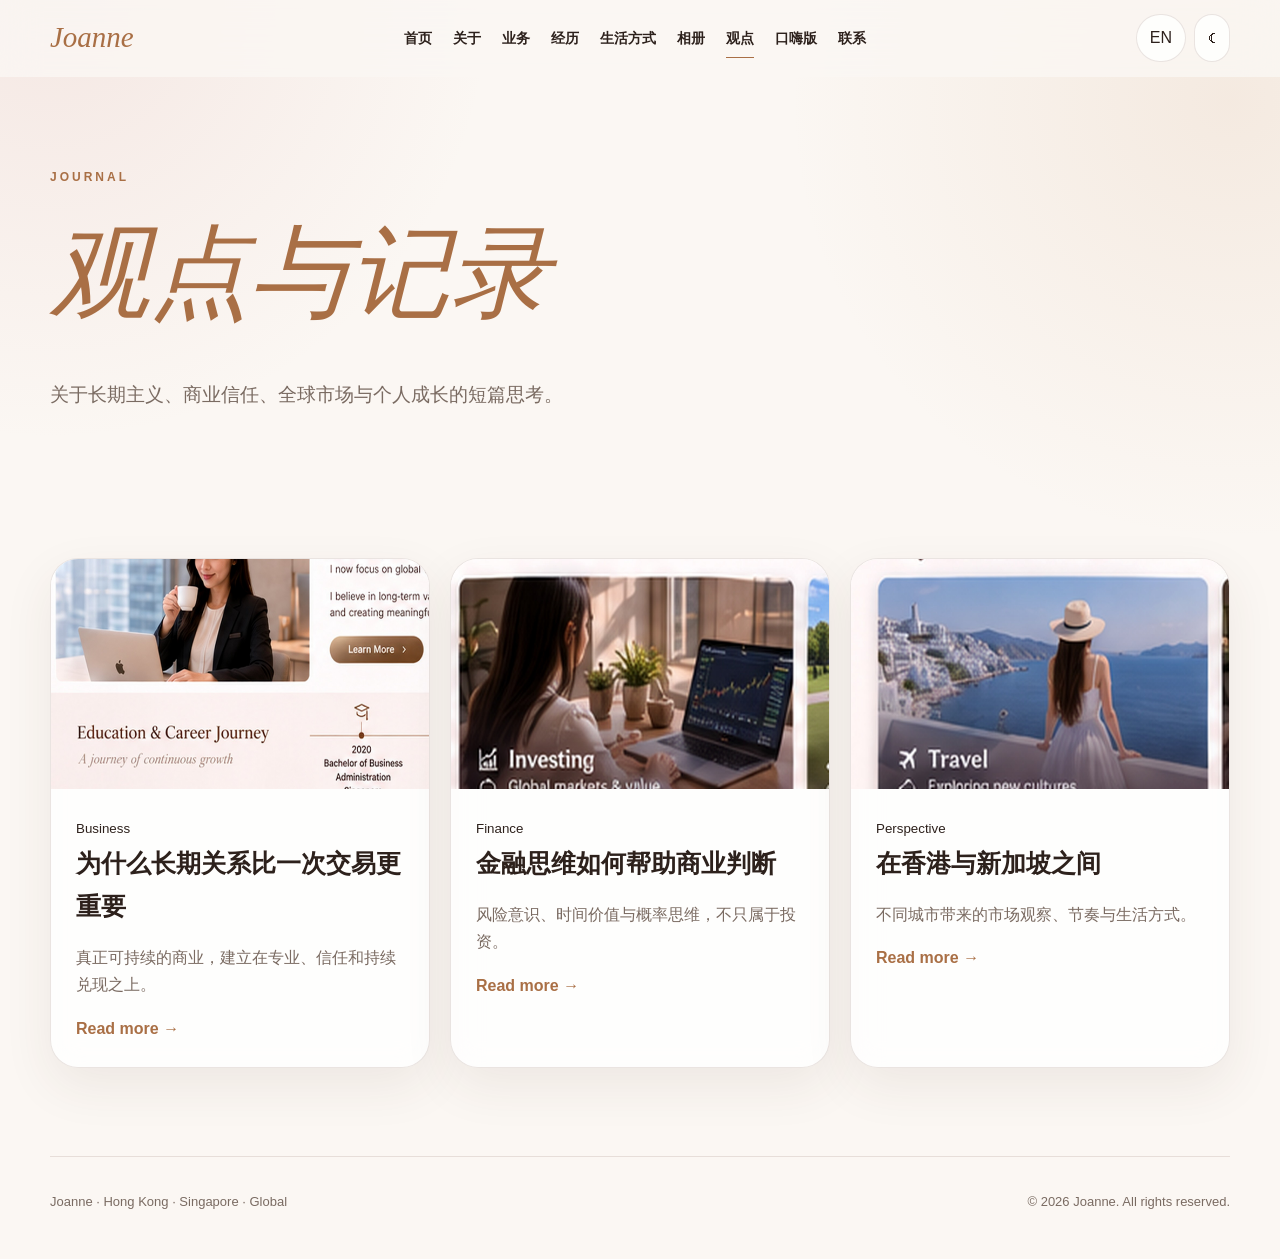
<file: joanne-v5-kouhai/journal/index.html>
<!doctype html><html lang="zh-CN" data-theme="light"><head><meta charset="utf-8"><meta name="viewport" content="width=device-width,initial-scale=1">
<meta name="description" content="Joanne personal brand website"><title>Joanne | Journal</title>
<link rel="stylesheet" href="../assets/css/style.css"></head><body>
<div class="loader"><div class="mark">Joanne</div></div>
<header class="site-header"><div class="shell header-inner">
<a class="logo" href="../">Joanne</a><nav class="nav"><a class="" href="../"><span class="zh">首页</span><span class="en">Home</span></a><a class="" href="../about/"><span class="zh">关于</span><span class="en">About</span></a><a class="" href="../business/"><span class="zh">业务</span><span class="en">Business</span></a><a class="" href="../journey/"><span class="zh">经历</span><span class="en">Journey</span></a><a class="" href="../lifestyle/"><span class="zh">生活方式</span><span class="en">Lifestyle</span></a><a class="" href="../gallery/"><span class="zh">相册</span><span class="en">Gallery</span></a><a class="active" href="../journal/"><span class="zh">观点</span><span class="en">Journal</span></a><a href="../kouhai/"><span class="zh">口嗨版</span><span class="en">Talk vs Action</span></a><a class="" href="../contact/"><span class="zh">联系</span><span class="en">Contact</span></a></nav>
<div class="tools"><button class="tool" data-lang-toggle>EN</button><button class="tool" data-theme-toggle>☾</button></div>
</div></header>
<main><div class="shell"><section class="page-hero reveal"><div class="eyebrow">Journal</div><h1 class="zh">观点与记录</h1><h1 class="en">Journal</h1><p class="zh">关于长期主义、商业信任、全球市场与个人成长的短篇思考。</p><p class="en">Short reflections on long-term thinking, trust in business, global markets and personal growth.</p></section>
<section class="reveal"><div class="journal-grid"><article class="panel post"><img src="../assets/images/business-1.jpg"><div class="post-copy"><small>Business</small><h3 class="zh">为什么长期关系比一次交易更重要</h3><h3 class="en">Why Long-term Relationships Matter More Than One Transaction</h3><p class="zh">真正可持续的商业，建立在专业、信任和持续兑现之上。</p><p class="en">Sustainable business is built on professionalism, trust and consistent delivery.</p><a href="#">Read more →</a></div></article>
<article class="panel post"><img src="../assets/images/investing-1.jpg"><div class="post-copy"><small>Finance</small><h3 class="zh">金融思维如何帮助商业判断</h3><h3 class="en">How Financial Thinking Improves Business Judgment</h3><p class="zh">风险意识、时间价值与概率思维，不只属于投资。</p><p class="en">Risk awareness, time value and probabilistic thinking extend beyond investing.</p><a href="#">Read more →</a></div></article>
<article class="panel post"><img src="../assets/images/travel-1.jpg"><div class="post-copy"><small>Perspective</small><h3 class="zh">在香港与新加坡之间</h3><h3 class="en">Between Hong Kong and Singapore</h3><p class="zh">不同城市带来的市场观察、节奏与生活方式。</p><p class="en">Different cities, different rhythms, and new ways of seeing markets and life.</p><a href="#">Read more →</a></div></article></div></section></div></main>
<footer class="shell"><div>Joanne · Hong Kong · Singapore · Global</div><div>© 2026 Joanne. All rights reserved.</div></footer>
<div class="modal"><button>×</button><img alt="Preview"></div>
<script src="../assets/js/site.js"></script></body></html>
</file>
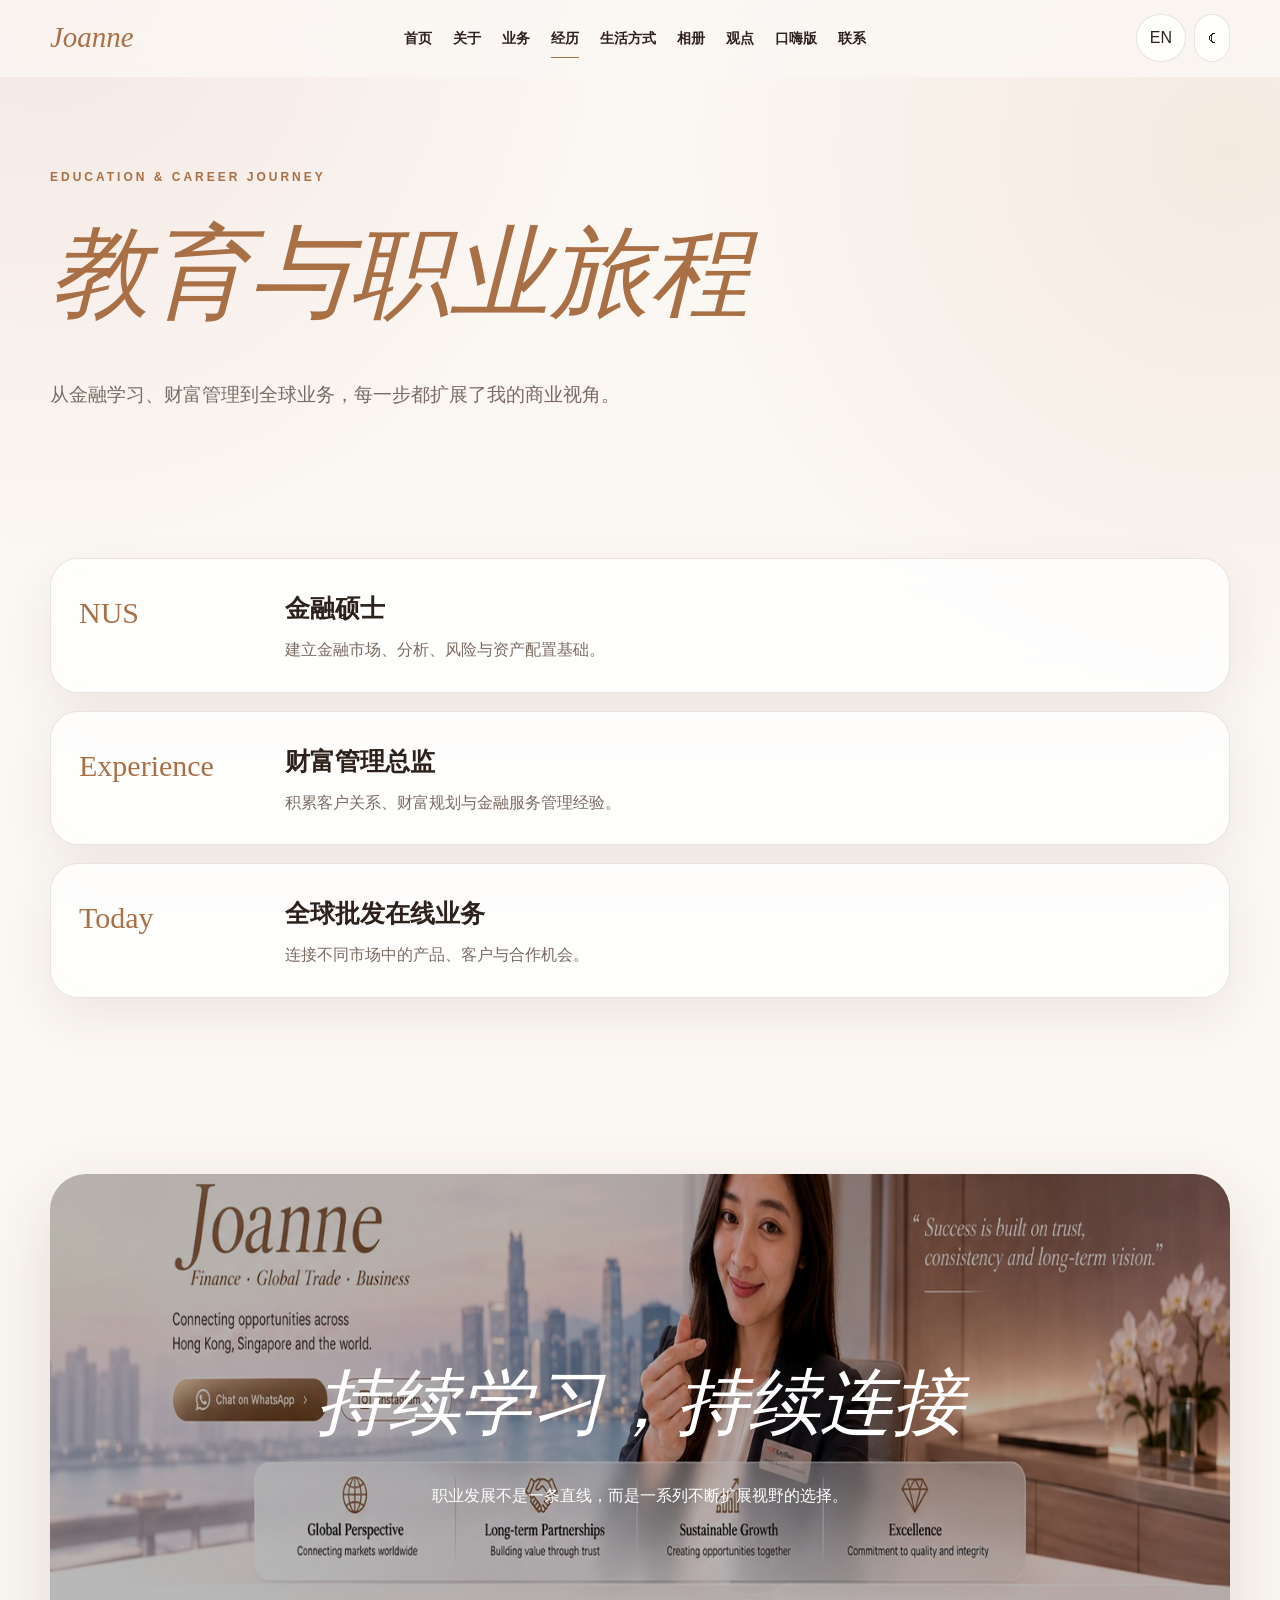
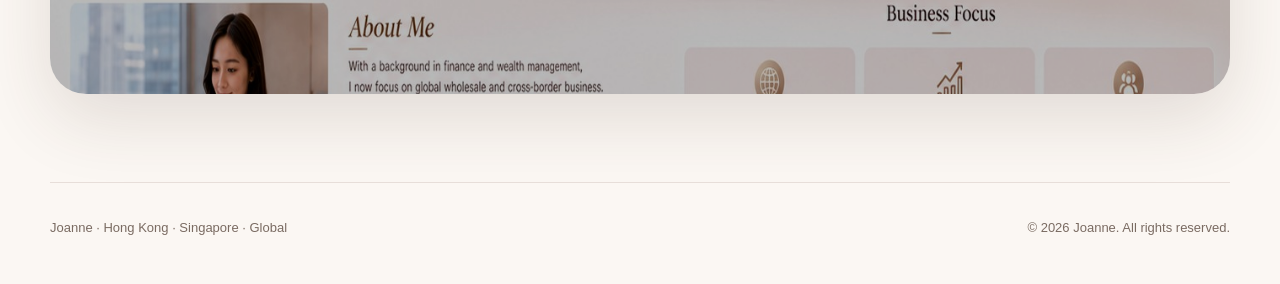
<file: joanne-v5-kouhai/journey/index.html>
<!doctype html><html lang="zh-CN" data-theme="light"><head><meta charset="utf-8"><meta name="viewport" content="width=device-width,initial-scale=1">
<meta name="description" content="Joanne personal brand website"><title>Joanne | Journey</title>
<link rel="stylesheet" href="../assets/css/style.css"></head><body>
<div class="loader"><div class="mark">Joanne</div></div>
<header class="site-header"><div class="shell header-inner">
<a class="logo" href="../">Joanne</a><nav class="nav"><a class="" href="../"><span class="zh">首页</span><span class="en">Home</span></a><a class="" href="../about/"><span class="zh">关于</span><span class="en">About</span></a><a class="" href="../business/"><span class="zh">业务</span><span class="en">Business</span></a><a class="active" href="../journey/"><span class="zh">经历</span><span class="en">Journey</span></a><a class="" href="../lifestyle/"><span class="zh">生活方式</span><span class="en">Lifestyle</span></a><a class="" href="../gallery/"><span class="zh">相册</span><span class="en">Gallery</span></a><a class="" href="../journal/"><span class="zh">观点</span><span class="en">Journal</span></a><a href="../kouhai/"><span class="zh">口嗨版</span><span class="en">Talk vs Action</span></a><a class="" href="../contact/"><span class="zh">联系</span><span class="en">Contact</span></a></nav>
<div class="tools"><button class="tool" data-lang-toggle>EN</button><button class="tool" data-theme-toggle>☾</button></div>
</div></header>
<main><div class="shell"><section class="page-hero reveal"><div class="eyebrow">Education & Career Journey</div><h1 class="zh">教育与职业旅程</h1><h1 class="en">Journey</h1><p class="zh">从金融学习、财富管理到全球业务，每一步都扩展了我的商业视角。</p><p class="en">From financial education and wealth management to global business, each stage broadened my commercial perspective.</p></section>
<section class="reveal"><div class="timeline"><div class="panel timeline-item"><div class="year">NUS</div><div><h3 class="zh">金融硕士</h3><h3 class="en">Master of Finance</h3><p class="zh">建立金融市场、分析、风险与资产配置基础。</p><p class="en">Built a foundation in financial markets, analysis, risk and asset allocation.</p></div></div><div class="panel timeline-item"><div class="year">Experience</div><div><h3 class="zh">财富管理总监</h3><h3 class="en">Wealth Management Director</h3><p class="zh">积累客户关系、财富规划与金融服务管理经验。</p><p class="en">Developed experience in client relationships, wealth planning and financial service management.</p></div></div><div class="panel timeline-item"><div class="year">Today</div><div><h3 class="zh">全球批发在线业务</h3><h3 class="en">Global Wholesale Online Business</h3><p class="zh">连接不同市场中的产品、客户与合作机会。</p><p class="en">Connecting products, clients and partnership opportunities across markets.</p></div></div></div></section>
<section class="reveal"><div class="full-bleed"><img src="../assets/images/hero-city.jpg"><div class="full-copy"><div><h2 class="zh">持续学习，持续连接</h2><h2 class="en">Keep Learning. Keep Connecting.</h2><p class="zh">职业发展不是一条直线，而是一系列不断扩展视野的选择。</p><p class="en">A career is not a straight line, but a series of choices that continuously expand perspective.</p></div></div></div></section></div></main>
<footer class="shell"><div>Joanne · Hong Kong · Singapore · Global</div><div>© 2026 Joanne. All rights reserved.</div></footer>
<div class="modal"><button>×</button><img alt="Preview"></div>
<script src="../assets/js/site.js"></script></body></html>
</file>
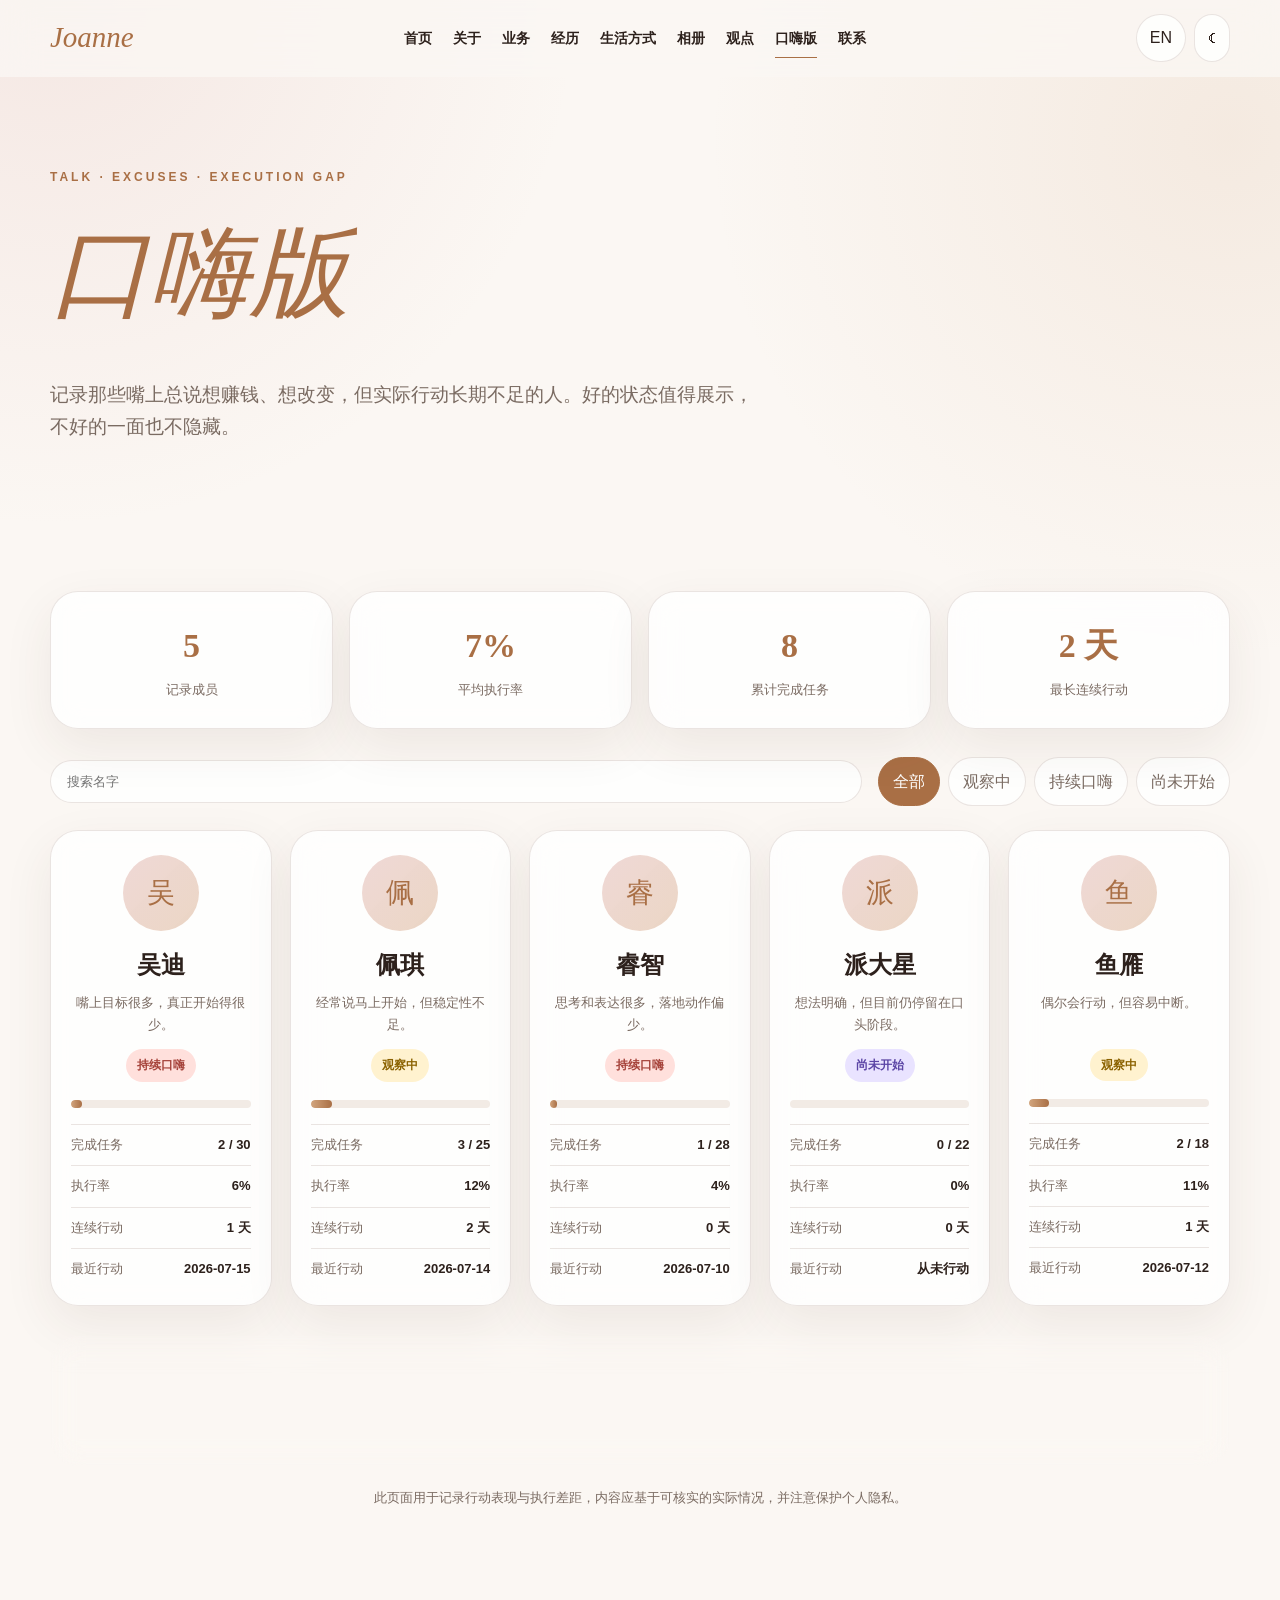
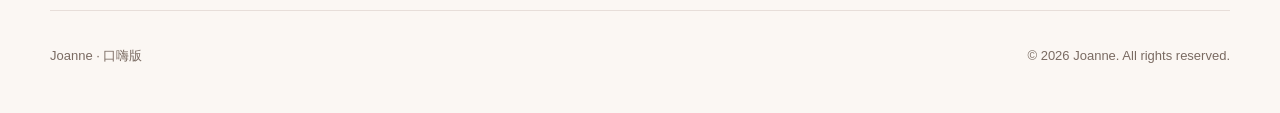
<file: joanne-v5-kouhai/kouhai/index.html>
<!doctype html>
<html lang="zh-CN" data-theme="light">
<head>
<meta charset="utf-8">
<meta name="viewport" content="width=device-width,initial-scale=1">
<meta name="description" content="口嗨版：记录想赚钱与实际行动之间的差距。">
<title>Joanne | 口嗨版</title>
<link rel="stylesheet" href="../assets/css/style.css">
</head>
<body>
<div class="loader"><div class="mark">Joanne</div></div>
<header class="site-header">
  <div class="shell header-inner">
    <a class="logo" href="../">Joanne</a>
    <nav class="nav">
      <a href="../"><span class="zh">首页</span><span class="en">Home</span></a>
      <a href="../about/"><span class="zh">关于</span><span class="en">About</span></a>
      <a href="../business/"><span class="zh">业务</span><span class="en">Business</span></a>
      <a href="../journey/"><span class="zh">经历</span><span class="en">Journey</span></a>
      <a href="../lifestyle/"><span class="zh">生活方式</span><span class="en">Lifestyle</span></a>
      <a href="../gallery/"><span class="zh">相册</span><span class="en">Gallery</span></a>
      <a href="../journal/"><span class="zh">观点</span><span class="en">Journal</span></a>
      <a class="active" href="./"><span class="zh">口嗨版</span><span class="en">Talk vs Action</span></a>
      <a href="../contact/"><span class="zh">联系</span><span class="en">Contact</span></a>
    </nav>
    <div class="tools">
      <button class="tool" data-lang-toggle>EN</button>
      <button class="tool" data-theme-toggle>☾</button>
    </div>
  </div>
</header>

<main><div class="shell">
<section class="page-hero reveal">
  <div class="eyebrow">Talk · Excuses · Execution Gap</div>
  <h1 class="zh">口嗨版</h1>
  <h1 class="en">Talk vs Action</h1>
  <p class="zh">记录那些嘴上总说想赚钱、想改变，但实际行动长期不足的人。好的状态值得展示，不好的一面也不隐藏。</p>
  <p class="en">Tracking the gap between wanting success and actually taking action. Progress is visible, and so is inaction.</p>
</section>

<section class="reveal">
  <div class="kouhai-summary">
    <div class="panel kouhai-metric"><strong>5</strong><span>记录成员</span></div>
    <div class="panel kouhai-metric"><strong>7%</strong><span>平均执行率</span></div>
    <div class="panel kouhai-metric"><strong>8</strong><span>累计完成任务</span></div>
    <div class="panel kouhai-metric"><strong>2 天</strong><span>最长连续行动</span></div>
  </div>

  <div class="kouhai-toolbar">
    <input class="kouhai-search" id="peopleSearch" placeholder="搜索名字">
    <div class="kouhai-filters">
      <button class="kouhai-filter active" data-filter="all">全部</button>
      <button class="kouhai-filter" data-filter="观察中">观察中</button>
      <button class="kouhai-filter" data-filter="持续口嗨">持续口嗨</button>
      <button class="kouhai-filter" data-filter="尚未开始">尚未开始</button>
    </div>
  </div>

  <div class="people-grid" id="peopleGrid">
    <article class="panel person-card" data-name="吴迪" data-status="持续口嗨">
      <div class="person-avatar">吴</div>
      <h3>吴迪</h3>
      <div class="person-line">嘴上目标很多，真正开始得很少。</div>
      <span class="status-pill status-low">持续口嗨</span>
      <div class="progress"><span style="width:6%"></span></div>
      <div class="person-data">
        <div><span>完成任务</span><strong>2 / 30</strong></div>
        <div><span>执行率</span><strong>6%</strong></div>
        <div><span>连续行动</span><strong>1 天</strong></div>
        <div><span>最近行动</span><strong>2026-07-15</strong></div>
      </div>
    </article>
    
    <article class="panel person-card" data-name="佩琪" data-status="观察中">
      <div class="person-avatar">佩</div>
      <h3>佩琪</h3>
      <div class="person-line">经常说马上开始，但稳定性不足。</div>
      <span class="status-pill status-watch">观察中</span>
      <div class="progress"><span style="width:12%"></span></div>
      <div class="person-data">
        <div><span>完成任务</span><strong>3 / 25</strong></div>
        <div><span>执行率</span><strong>12%</strong></div>
        <div><span>连续行动</span><strong>2 天</strong></div>
        <div><span>最近行动</span><strong>2026-07-14</strong></div>
      </div>
    </article>
    
    <article class="panel person-card" data-name="睿智" data-status="持续口嗨">
      <div class="person-avatar">睿</div>
      <h3>睿智</h3>
      <div class="person-line">思考和表达很多，落地动作偏少。</div>
      <span class="status-pill status-low">持续口嗨</span>
      <div class="progress"><span style="width:4%"></span></div>
      <div class="person-data">
        <div><span>完成任务</span><strong>1 / 28</strong></div>
        <div><span>执行率</span><strong>4%</strong></div>
        <div><span>连续行动</span><strong>0 天</strong></div>
        <div><span>最近行动</span><strong>2026-07-10</strong></div>
      </div>
    </article>
    
    <article class="panel person-card" data-name="派大星" data-status="尚未开始">
      <div class="person-avatar">派</div>
      <h3>派大星</h3>
      <div class="person-line">想法明确，但目前仍停留在口头阶段。</div>
      <span class="status-pill status-start">尚未开始</span>
      <div class="progress"><span style="width:0%"></span></div>
      <div class="person-data">
        <div><span>完成任务</span><strong>0 / 22</strong></div>
        <div><span>执行率</span><strong>0%</strong></div>
        <div><span>连续行动</span><strong>0 天</strong></div>
        <div><span>最近行动</span><strong>从未行动</strong></div>
      </div>
    </article>
    
    <article class="panel person-card" data-name="鱼雁" data-status="观察中">
      <div class="person-avatar">鱼</div>
      <h3>鱼雁</h3>
      <div class="person-line">偶尔会行动，但容易中断。</div>
      <span class="status-pill status-watch">观察中</span>
      <div class="progress"><span style="width:11%"></span></div>
      <div class="person-data">
        <div><span>完成任务</span><strong>2 / 18</strong></div>
        <div><span>执行率</span><strong>11%</strong></div>
        <div><span>连续行动</span><strong>1 天</strong></div>
        <div><span>最近行动</span><strong>2026-07-12</strong></div>
      </div>
    </article>
    </div>

  <div class="panel kouhai-quote">
    <blockquote>“嘴上说得再多，也代替不了一次真正的行动。”</blockquote>
  </div>
  <p class="kouhai-note">此页面用于记录行动表现与执行差距，内容应基于可核实的实际情况，并注意保护个人隐私。</p>
</section>
</div></main>

<footer class="shell"><div>Joanne · 口嗨版</div><div>© 2026 Joanne. All rights reserved.</div></footer>

<script src="../assets/js/site.js"></script>
<script>
const search=document.getElementById('peopleSearch');
const filters=[...document.querySelectorAll('.kouhai-filter')];
const cards=[...document.querySelectorAll('.person-card')];
let current='all';
function applyFilter(){
  const q=search.value.trim().toLowerCase();
  cards.forEach(card=>{
    const name=card.dataset.name.toLowerCase();
    const status=card.dataset.status;
    card.style.display=(name.includes(q)&&(current==='all'||status===current))?'block':'none';
  });
}
search.addEventListener('input',applyFilter);
filters.forEach(btn=>btn.addEventListener('click',()=>{
  filters.forEach(x=>x.classList.remove('active'));
  btn.classList.add('active');
  current=btn.dataset.filter;
  applyFilter();
}));
</script>
</body></html>
</file>
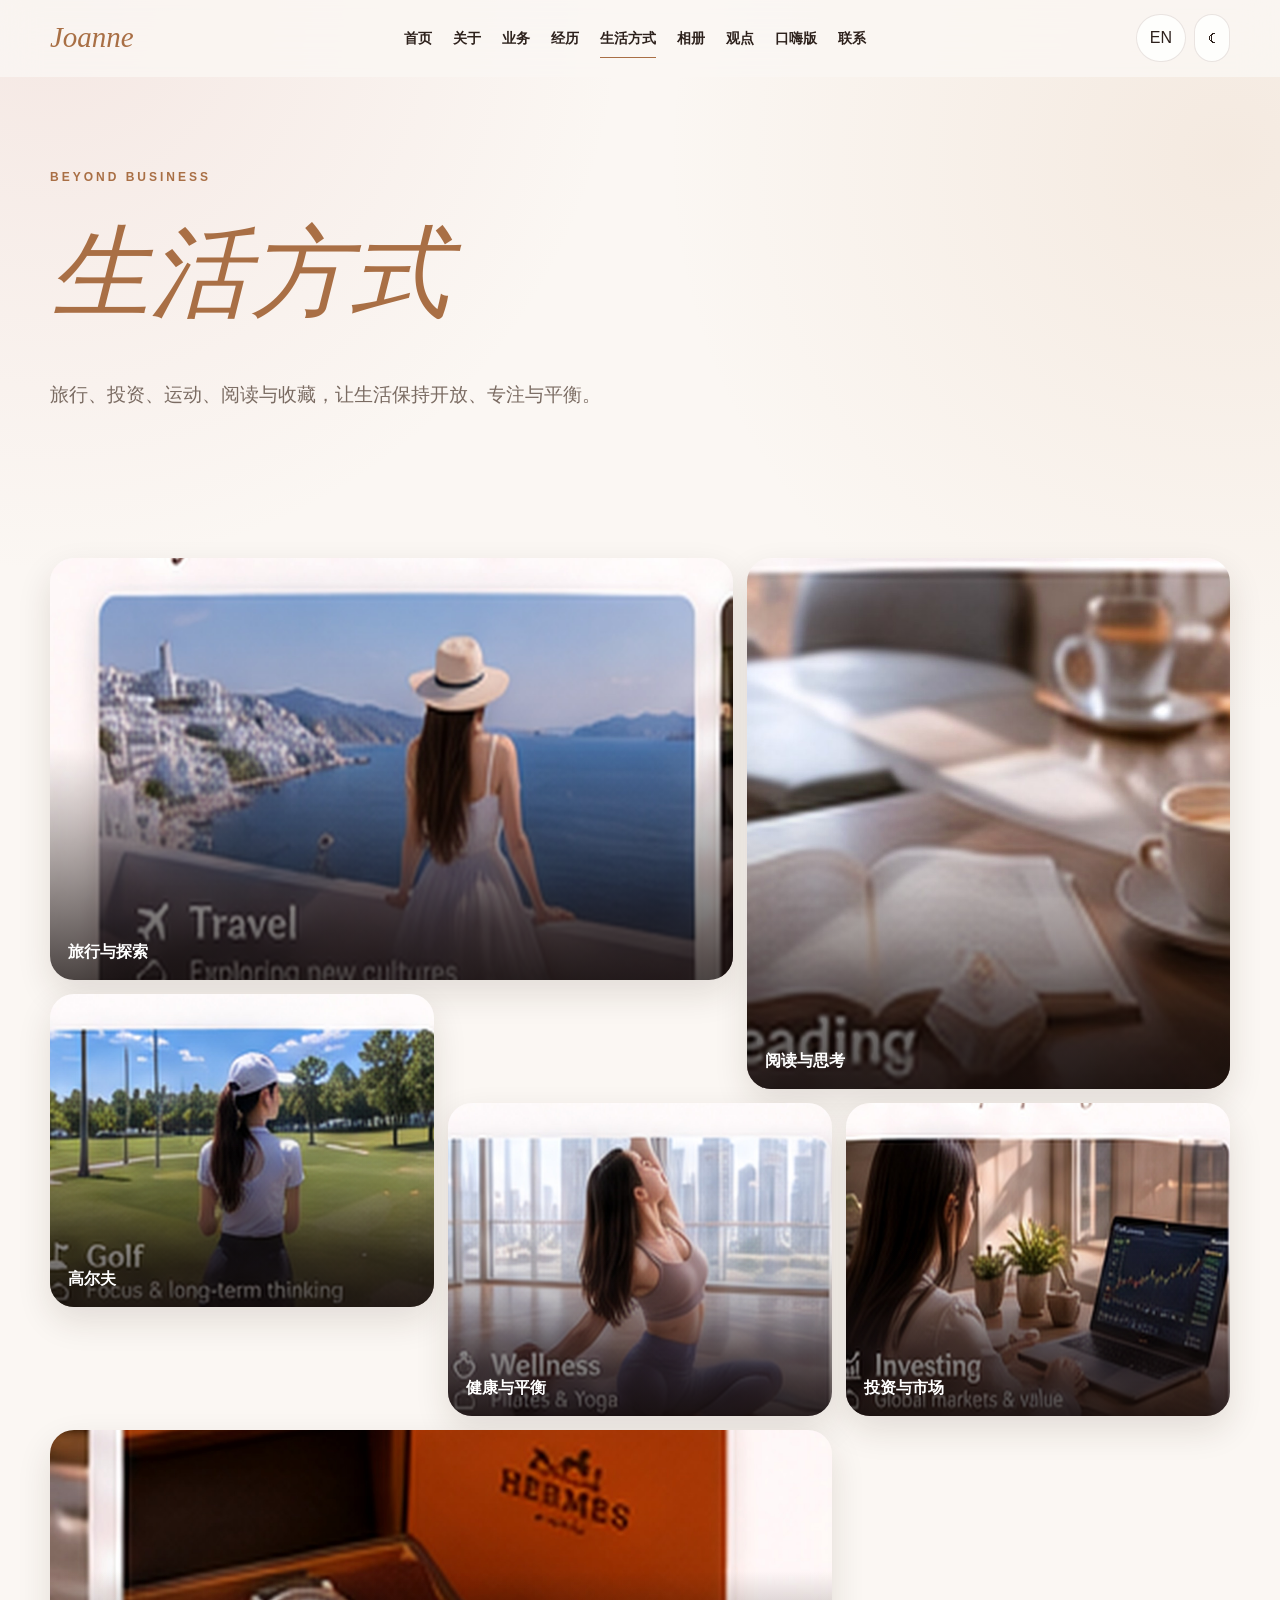
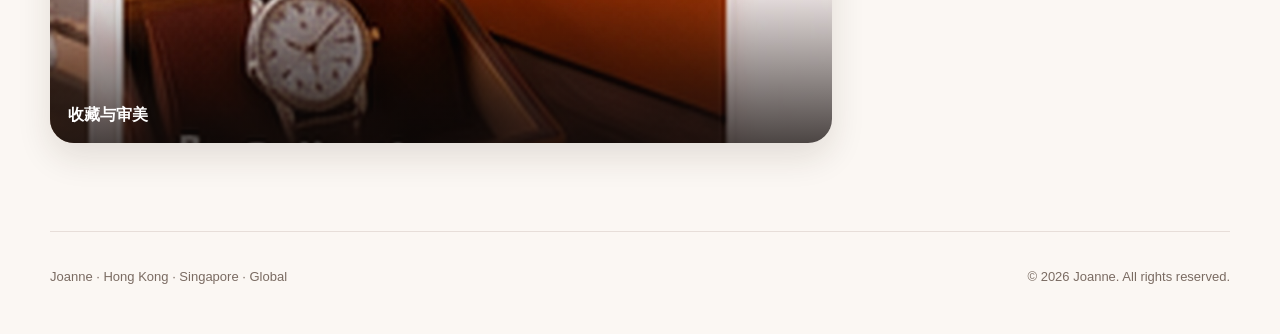
<file: joanne-v5-kouhai/lifestyle/index.html>
<!doctype html><html lang="zh-CN" data-theme="light"><head><meta charset="utf-8"><meta name="viewport" content="width=device-width,initial-scale=1">
<meta name="description" content="Joanne personal brand website"><title>Joanne | Lifestyle</title>
<link rel="stylesheet" href="../assets/css/style.css"></head><body>
<div class="loader"><div class="mark">Joanne</div></div>
<header class="site-header"><div class="shell header-inner">
<a class="logo" href="../">Joanne</a><nav class="nav"><a class="" href="../"><span class="zh">首页</span><span class="en">Home</span></a><a class="" href="../about/"><span class="zh">关于</span><span class="en">About</span></a><a class="" href="../business/"><span class="zh">业务</span><span class="en">Business</span></a><a class="" href="../journey/"><span class="zh">经历</span><span class="en">Journey</span></a><a class="active" href="../lifestyle/"><span class="zh">生活方式</span><span class="en">Lifestyle</span></a><a class="" href="../gallery/"><span class="zh">相册</span><span class="en">Gallery</span></a><a class="" href="../journal/"><span class="zh">观点</span><span class="en">Journal</span></a><a href="../kouhai/"><span class="zh">口嗨版</span><span class="en">Talk vs Action</span></a><a class="" href="../contact/"><span class="zh">联系</span><span class="en">Contact</span></a></nav>
<div class="tools"><button class="tool" data-lang-toggle>EN</button><button class="tool" data-theme-toggle>☾</button></div>
</div></header>
<main><div class="shell"><section class="page-hero reveal"><div class="eyebrow">Beyond Business</div><h1 class="zh">生活方式</h1><h1 class="en">Lifestyle</h1><p class="zh">旅行、投资、运动、阅读与收藏，让生活保持开放、专注与平衡。</p><p class="en">Travel, investing, sports, reading and collecting keep life open, focused and balanced.</p></section>
<section class="reveal"><div class="mosaic">
<figure class="wide" data-lightbox="../assets/images/travel-1.jpg"><img src="../assets/images/travel-1.jpg"><figcaption><span class="zh">旅行与探索</span><span class="en">Travel & Exploration</span></figcaption></figure>
<figure class="tall" data-lightbox="../assets/images/reading-1-crop.jpg"><img src="../assets/images/reading-1-crop.jpg"><figcaption><span class="zh">阅读与思考</span><span class="en">Reading & Reflection</span></figcaption></figure>
<figure class="small" data-lightbox="../assets/images/golf-1.jpg"><img src="../assets/images/golf-1.jpg"><figcaption><span class="zh">高尔夫</span><span class="en">Golf</span></figcaption></figure>
<figure class="small" data-lightbox="../assets/images/wellness-1.jpg"><img src="../assets/images/wellness-1.jpg"><figcaption><span class="zh">健康与平衡</span><span class="en">Wellness & Balance</span></figcaption></figure>
<figure class="small" data-lightbox="../assets/images/investing-1.jpg"><img src="../assets/images/investing-1.jpg"><figcaption><span class="zh">投资与市场</span><span class="en">Investing & Markets</span></figcaption></figure>
<figure class="medium" data-lightbox="../assets/images/collecting-1.jpg"><img src="../assets/images/collecting-1.jpg"><figcaption><span class="zh">收藏与审美</span><span class="en">Collecting & Aesthetics</span></figcaption></figure>
</div></section></div></main>
<footer class="shell"><div>Joanne · Hong Kong · Singapore · Global</div><div>© 2026 Joanne. All rights reserved.</div></footer>
<div class="modal"><button>×</button><img alt="Preview"></div>
<script src="../assets/js/site.js"></script></body></html>
</file>
<file: joanne-v5-kouhai/assets/css/style.css>
:root{
  --bg:#fbf7f3;--surface:#ffffffcc;--surface2:#f2ebe5;--text:#2d211c;--muted:#7a6b62;
  --line:rgba(91,60,43,.13);--accent:#a96f45;--accent2:#d2a57e;--rose:#d8a29c;
  --shadow:0 24px 70px rgba(72,47,33,.14);--radius:28px
}
html[data-theme="dark"]{
  --bg:#1c1715;--surface:#2a231fee;--surface2:#302723;--text:#f7eee8;--muted:#cbb9ad;
  --line:rgba(255,255,255,.12);--accent:#d4a27a;--accent2:#b77b55;--rose:#c98f88;
  --shadow:0 25px 70px rgba(0,0,0,.42)
}
*{box-sizing:border-box}html{scroll-behavior:smooth}body{
  margin:0;background:
  radial-gradient(circle at 4% 0%,rgba(216,162,156,.18),transparent 25%),
  radial-gradient(circle at 96% 8%,rgba(210,165,126,.16),transparent 26%),var(--bg);
  color:var(--text);font-family:Inter,-apple-system,BlinkMacSystemFont,"Segoe UI","PingFang SC","Microsoft YaHei",sans-serif;
  line-height:1.72;transition:.3s
}
body.lang-en .zh{display:none!important}body:not(.lang-en) .en{display:none!important}
a{text-decoration:none;color:inherit}img{max-width:100%;display:block}button{font:inherit}
.shell{width:min(1180px,calc(100% - 34px));margin:auto}
.loader{position:fixed;inset:0;z-index:999;background:var(--bg);display:grid;place-items:center;transition:.65s}
.loader.hide{opacity:0;visibility:hidden}.loader .mark{font-family:Georgia,serif;font-size:clamp(52px,8vw,96px);font-style:italic;color:var(--accent)}
.site-header{position:sticky;top:0;z-index:100;background:color-mix(in srgb,var(--bg) 82%,transparent);backdrop-filter:blur(18px);border-bottom:1px solid transparent}
.site-header.scrolled{border-color:var(--line)}
.header-inner{height:76px;display:flex;align-items:center;justify-content:space-between;gap:22px}
.logo{font-family:Georgia,serif;font-size:29px;color:var(--accent);font-style:italic}
.nav{display:flex;gap:21px;font-size:14px;font-weight:650}.nav a{position:relative}.nav a:after{content:"";position:absolute;left:0;right:100%;bottom:-8px;height:1px;background:var(--accent);transition:.25s}.nav a:hover:after,.nav a.active:after{right:0}
.tools{display:flex;gap:8px}.tool{border:1px solid var(--line);background:var(--surface);color:var(--text);padding:9px 13px;border-radius:999px;cursor:pointer}
.mobile-menu{display:none}
.hero{min-height:calc(100vh - 76px);display:grid;grid-template-columns:1fr 1fr;gap:50px;align-items:center;padding:52px 0 74px}
.eyebrow{text-transform:uppercase;letter-spacing:3px;font-size:12px;font-weight:800;color:var(--accent)}
h1,h2,h3{font-family:Georgia,serif}.hero h1{font-size:clamp(74px,10vw,132px);font-weight:500;font-style:italic;line-height:.9;color:var(--accent);margin:14px 0}
.kicker{font-family:Georgia,serif;font-size:25px;font-style:italic;color:var(--accent2)}
.lead{font-size:19px;color:var(--muted);max-width:650px}
.actions{display:flex;gap:12px;flex-wrap:wrap;margin-top:27px}
.btn{display:inline-flex;align-items:center;justify-content:center;padding:13px 22px;border:1px solid var(--line);border-radius:999px;font-weight:750;transition:.25s}.btn:hover{transform:translateY(-3px);box-shadow:0 14px 30px rgba(56,35,24,.14)}
.btn.primary{background:linear-gradient(135deg,var(--accent2),var(--accent));color:white;border-color:transparent}
.hero-media{position:relative}.hero-photo{min-height:650px;border-radius:42px;overflow:hidden;box-shadow:var(--shadow);position:relative;background:#d8c0b2}.hero-photo img{position:absolute;inset:0;width:100%;height:100%;object-fit:cover}.hero-photo:after{content:"";position:absolute;inset:45% 0 0;background:linear-gradient(transparent,rgba(24,15,11,.6))}
.caption{position:absolute;z-index:2;left:26px;right:26px;bottom:23px;color:#fff}.caption b{font-family:Georgia,serif;font-size:28px;font-weight:500}.caption span{display:block;font-size:12px;letter-spacing:1.5px;text-transform:uppercase;opacity:.86}
.orb{position:absolute;border-radius:50%;z-index:-1}.orb.a{width:180px;height:180px;background:rgba(216,162,156,.28);right:-50px;top:-30px}.orb.b{width:120px;height:120px;background:rgba(210,165,126,.28);left:-38px;bottom:80px}
.stats{display:grid;grid-template-columns:repeat(4,1fr);gap:1px;background:var(--line);border:1px solid var(--line);border-radius:26px;overflow:hidden;box-shadow:var(--shadow);margin-top:-40px;position:relative;z-index:3}
.stat{padding:25px 16px;background:var(--surface);text-align:center}.stat b{display:block;font-family:Georgia,serif;font-size:20px}.stat span{font-size:13px;color:var(--muted)}
section{padding:88px 0}.section-head{display:flex;justify-content:space-between;align-items:end;gap:30px;margin-bottom:34px}.section-head h2{font-size:clamp(39px,5vw,62px);font-weight:500;font-style:italic;color:var(--accent);margin:0;line-height:1}.section-head p{max-width:560px;color:var(--muted);margin:0}
.panel{background:var(--surface);border:1px solid var(--line);border-radius:var(--radius);box-shadow:0 18px 50px rgba(72,47,33,.08);backdrop-filter:blur(15px)}
.grid3{display:grid;grid-template-columns:repeat(3,1fr);gap:20px}.card{padding:30px;transition:.3s}.card:hover{transform:translateY(-7px);box-shadow:var(--shadow)}.card small{color:var(--accent);text-transform:uppercase;letter-spacing:1.4px;font-weight:800}.card h3{font-size:25px;margin:8px 0}.card p{color:var(--muted);margin:0}
.editorial{display:grid;grid-template-columns:1.25fr .75fr;gap:20px}.editorial-main{min-height:560px;overflow:hidden;position:relative}.editorial-main img,.tile img{width:100%;height:100%;object-fit:cover}.editorial-side{display:grid;gap:20px}.tile{position:relative;min-height:270px;overflow:hidden}.tile:after,.editorial-main:after{content:"";position:absolute;inset:38% 0 0;background:linear-gradient(transparent,rgba(18,12,9,.74))}.tile-label{position:absolute;z-index:2;left:22px;bottom:18px;color:white}.tile-label b{font-family:Georgia,serif;font-size:25px}.tile-label span{display:block;font-size:12px;opacity:.85}
.full-bleed{position:relative;min-height:520px;border-radius:36px;overflow:hidden;box-shadow:var(--shadow)}.full-bleed img{position:absolute;width:100%;height:100%;object-fit:cover;filter:brightness(.72)}.full-copy{position:absolute;inset:0;display:grid;place-items:center;text-align:center;color:#fff;padding:30px}.full-copy h2{font-size:clamp(42px,6vw,72px);font-weight:500;font-style:italic;margin:0}.full-copy p{max-width:680px}
.mosaic{display:grid;grid-template-columns:repeat(12,1fr);grid-auto-rows:95px;gap:14px}.mosaic figure{margin:0;border-radius:24px;overflow:hidden;position:relative;cursor:pointer;box-shadow:0 14px 34px rgba(52,30,20,.12)}.mosaic img{width:100%;height:100%;object-fit:cover;transition:.5s}.mosaic figure:hover img{transform:scale(1.05)}.mosaic .wide{grid-column:span 7;grid-row:span 4}.mosaic .tall{grid-column:span 5;grid-row:span 5}.mosaic .small{grid-column:span 4;grid-row:span 3}.mosaic .medium{grid-column:span 8;grid-row:span 3}.mosaic figcaption{position:absolute;left:18px;right:18px;bottom:15px;color:white;z-index:2;font-weight:700}.mosaic figure:after{content:"";position:absolute;inset:45% 0 0;background:linear-gradient(transparent,rgba(16,10,8,.75))}
.timeline{display:grid;gap:18px}.timeline-item{display:grid;grid-template-columns:180px 1fr;gap:26px;padding:28px}.timeline-item .year{font-family:Georgia,serif;font-size:30px;color:var(--accent)}.timeline-item h3{font-size:25px;margin:0 0 6px}.timeline-item p{color:var(--muted);margin:0}
.tags{display:flex;flex-wrap:wrap;gap:10px}.tag{padding:10px 15px;border:1px solid var(--line);border-radius:999px;background:var(--surface);color:var(--muted)}
.journal-grid{display:grid;grid-template-columns:repeat(3,1fr);gap:20px}.post{overflow:hidden}.post img{width:100%;height:230px;object-fit:cover}.post-copy{padding:25px}.post h3{font-size:25px;margin:0 0 8px}.post p{color:var(--muted)}.post a{color:var(--accent);font-weight:750}
.contact{padding:66px 36px;text-align:center;background:linear-gradient(135deg,rgba(169,111,69,.94),rgba(91,55,37,.97));color:white;border-radius:36px;box-shadow:var(--shadow)}.contact h2{font-size:clamp(43px,6vw,72px);font-style:italic;font-weight:500;margin:0}.contact p{max-width:680px;margin:12px auto 25px;opacity:.86}.contact .btn{color:white;border-color:rgba(255,255,255,.35)}.contact .btn.primary{background:white;color:#5f3e2d}
footer{display:flex;justify-content:space-between;gap:20px;border-top:1px solid var(--line);padding:34px 0 45px;color:var(--muted);font-size:13px}
.reveal{opacity:0;transform:translateY(28px);transition:.8s}.reveal.visible{opacity:1;transform:none}
.modal{position:fixed;inset:0;background:rgba(10,7,5,.86);display:none;align-items:center;justify-content:center;z-index:200;padding:25px}.modal.open{display:flex}.modal img{max-height:88vh;max-width:92vw;border-radius:22px}.modal button{position:absolute;top:20px;right:22px;width:44px;height:44px;border:0;border-radius:50%;font-size:24px}
.page-hero{padding:90px 0 40px}.page-hero h1{font-size:clamp(58px,8vw,100px);font-weight:500;font-style:italic;color:var(--accent);margin:0}.page-hero p{max-width:720px;color:var(--muted);font-size:19px}
@media(max-width:900px){.nav{display:none}.mobile-menu{display:block}.hero,.editorial{grid-template-columns:1fr}.hero-photo{min-height:540px}.stats{grid-template-columns:repeat(2,1fr);margin-top:20px}.grid3,.journal-grid{grid-template-columns:1fr}.mosaic{grid-template-columns:repeat(2,1fr);grid-auto-rows:180px}.mosaic .wide,.mosaic .tall,.mosaic .small,.mosaic .medium{grid-column:span 1;grid-row:span 1}.timeline-item{grid-template-columns:1fr}.section-head{display:block}.section-head p{margin-top:15px}}
@media(max-width:520px){.stats{grid-template-columns:1fr}.hero h1{font-size:76px}.hero-photo{min-height:470px}.mosaic{grid-template-columns:1fr}.contact{padding:48px 22px}footer{display:block;text-align:center}}


/* 口嗨版 */
.kouhai-summary{display:grid;grid-template-columns:repeat(4,1fr);gap:16px;margin-bottom:28px}
.kouhai-metric{padding:25px;text-align:center}
.kouhai-metric strong{display:block;font-family:Georgia,serif;font-size:34px;color:var(--accent)}
.kouhai-metric span{font-size:13px;color:var(--muted)}
.kouhai-toolbar{display:flex;justify-content:space-between;align-items:center;gap:16px;margin-bottom:24px;flex-wrap:wrap}
.kouhai-search{min-width:260px;flex:1;border:1px solid var(--line);background:var(--surface);color:var(--text);padding:13px 16px;border-radius:999px;outline:none}
.kouhai-filters{display:flex;gap:8px;flex-wrap:wrap}
.kouhai-filter{border:1px solid var(--line);background:var(--surface);color:var(--muted);padding:10px 14px;border-radius:999px;cursor:pointer}
.kouhai-filter.active{background:var(--accent);color:#fff;border-color:var(--accent)}
.people-grid{display:grid;grid-template-columns:repeat(5,1fr);gap:18px}
.person-card{padding:24px 20px;transition:.3s}
.person-card:hover{transform:translateY(-6px);box-shadow:var(--shadow)}
.person-avatar{width:76px;height:76px;border-radius:50%;margin:0 auto 14px;display:grid;place-items:center;
background:linear-gradient(135deg,rgba(216,162,156,.4),rgba(210,165,126,.45));font-family:Georgia,serif;font-size:28px;color:var(--accent)}
.person-card h3{text-align:center;margin:0 0 5px;font-size:24px}
.person-line{text-align:center;color:var(--muted);font-size:13px;min-height:44px}
.status-pill{display:block;width:max-content;margin:13px auto 18px;padding:6px 11px;border-radius:999px;font-size:12px;font-weight:800}
.status-watch{background:#fff2cf;color:#8b6200}.status-low{background:#ffe0dc;color:#a6433b}.status-start{background:#e9e3ff;color:#5b45a5}
.progress{height:8px;background:var(--surface2);border-radius:999px;overflow:hidden;margin:12px 0 16px}
.progress span{display:block;height:100%;background:linear-gradient(90deg,var(--accent2),var(--accent));border-radius:inherit}
.person-data{display:grid;gap:9px;font-size:13px}
.person-data div{display:flex;justify-content:space-between;gap:12px;border-top:1px solid var(--line);padding-top:9px}
.person-data span:first-child{color:var(--muted)}
.kouhai-quote{margin-top:30px;padding:38px;text-align:center}
.kouhai-quote blockquote{font-family:Georgia,serif;font-style:italic;font-size:30px;color:var(--accent);margin:0}
.kouhai-note{margin-top:22px;color:var(--muted);font-size:13px;text-align:center}
@media(max-width:1100px){.people-grid{grid-template-columns:repeat(3,1fr)}}
@media(max-width:760px){.kouhai-summary{grid-template-columns:repeat(2,1fr)}.people-grid{grid-template-columns:1fr}.kouhai-search{min-width:100%}}
</file>
